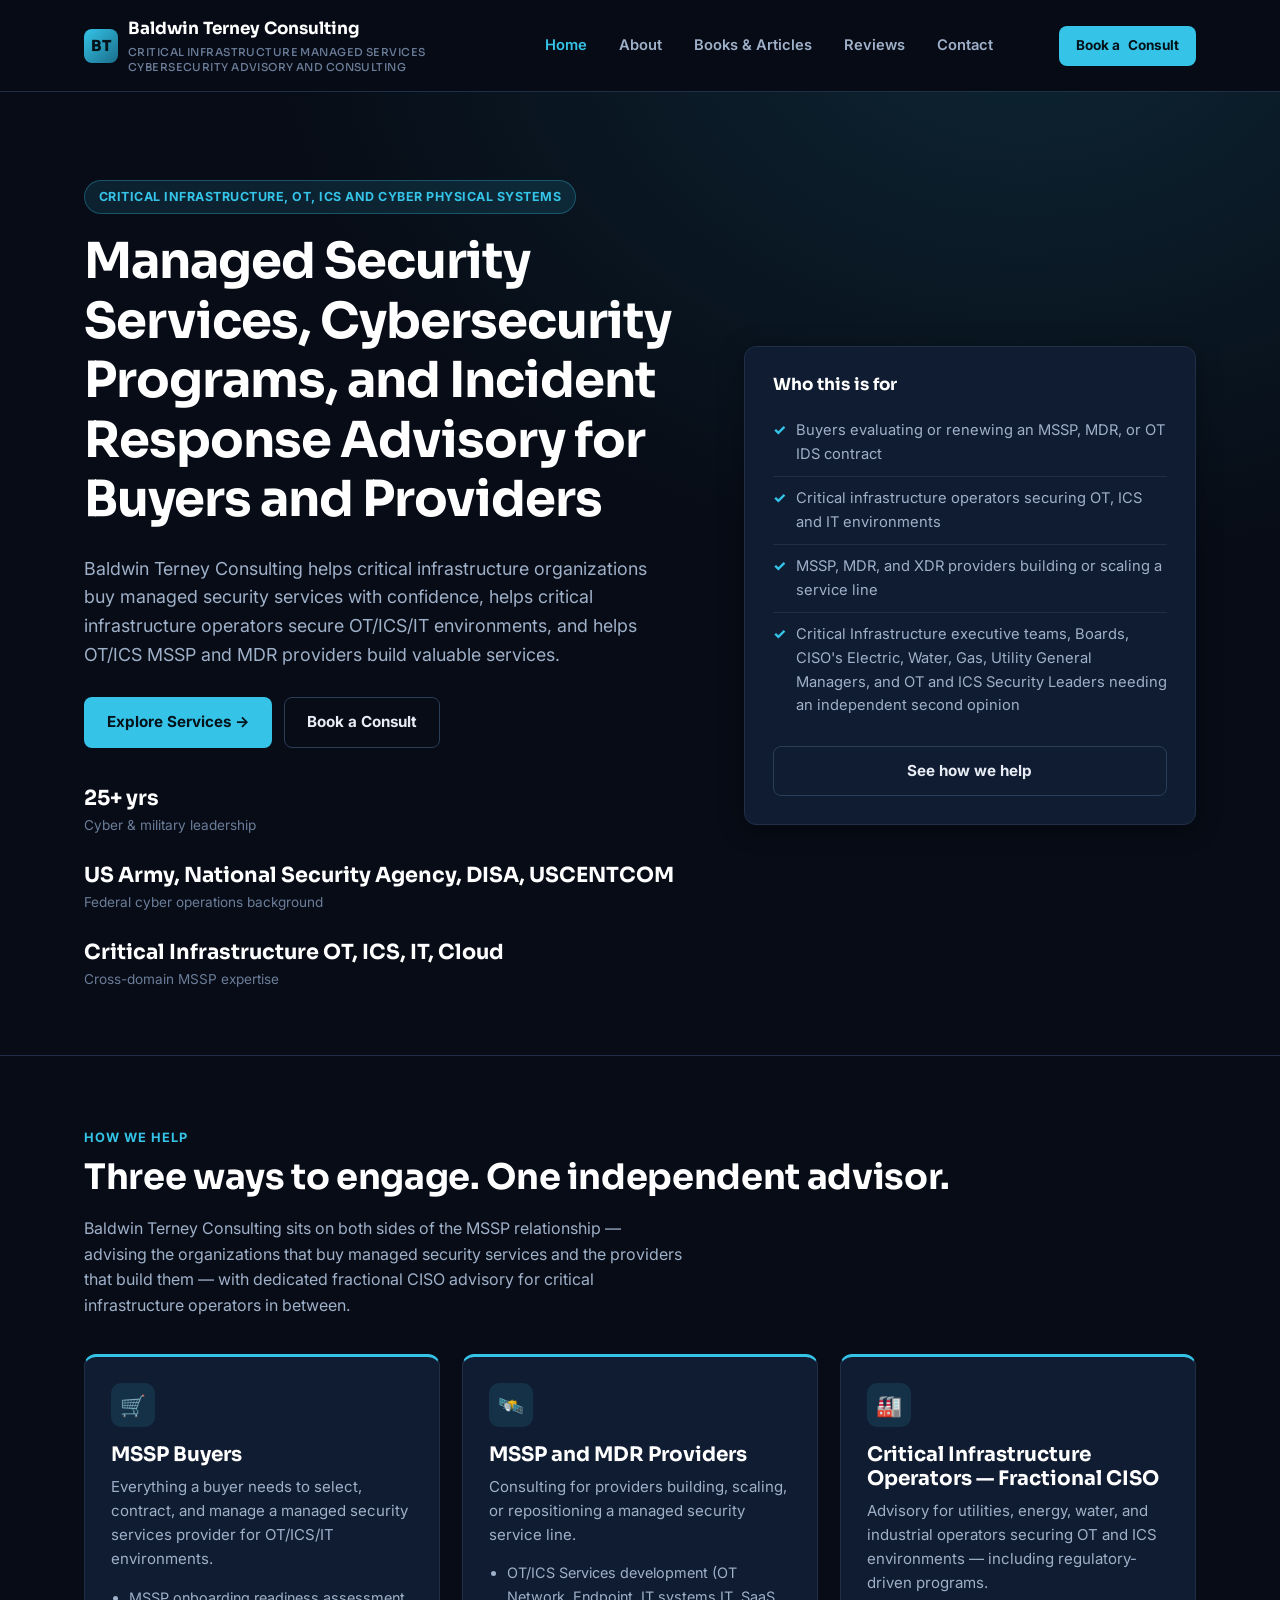
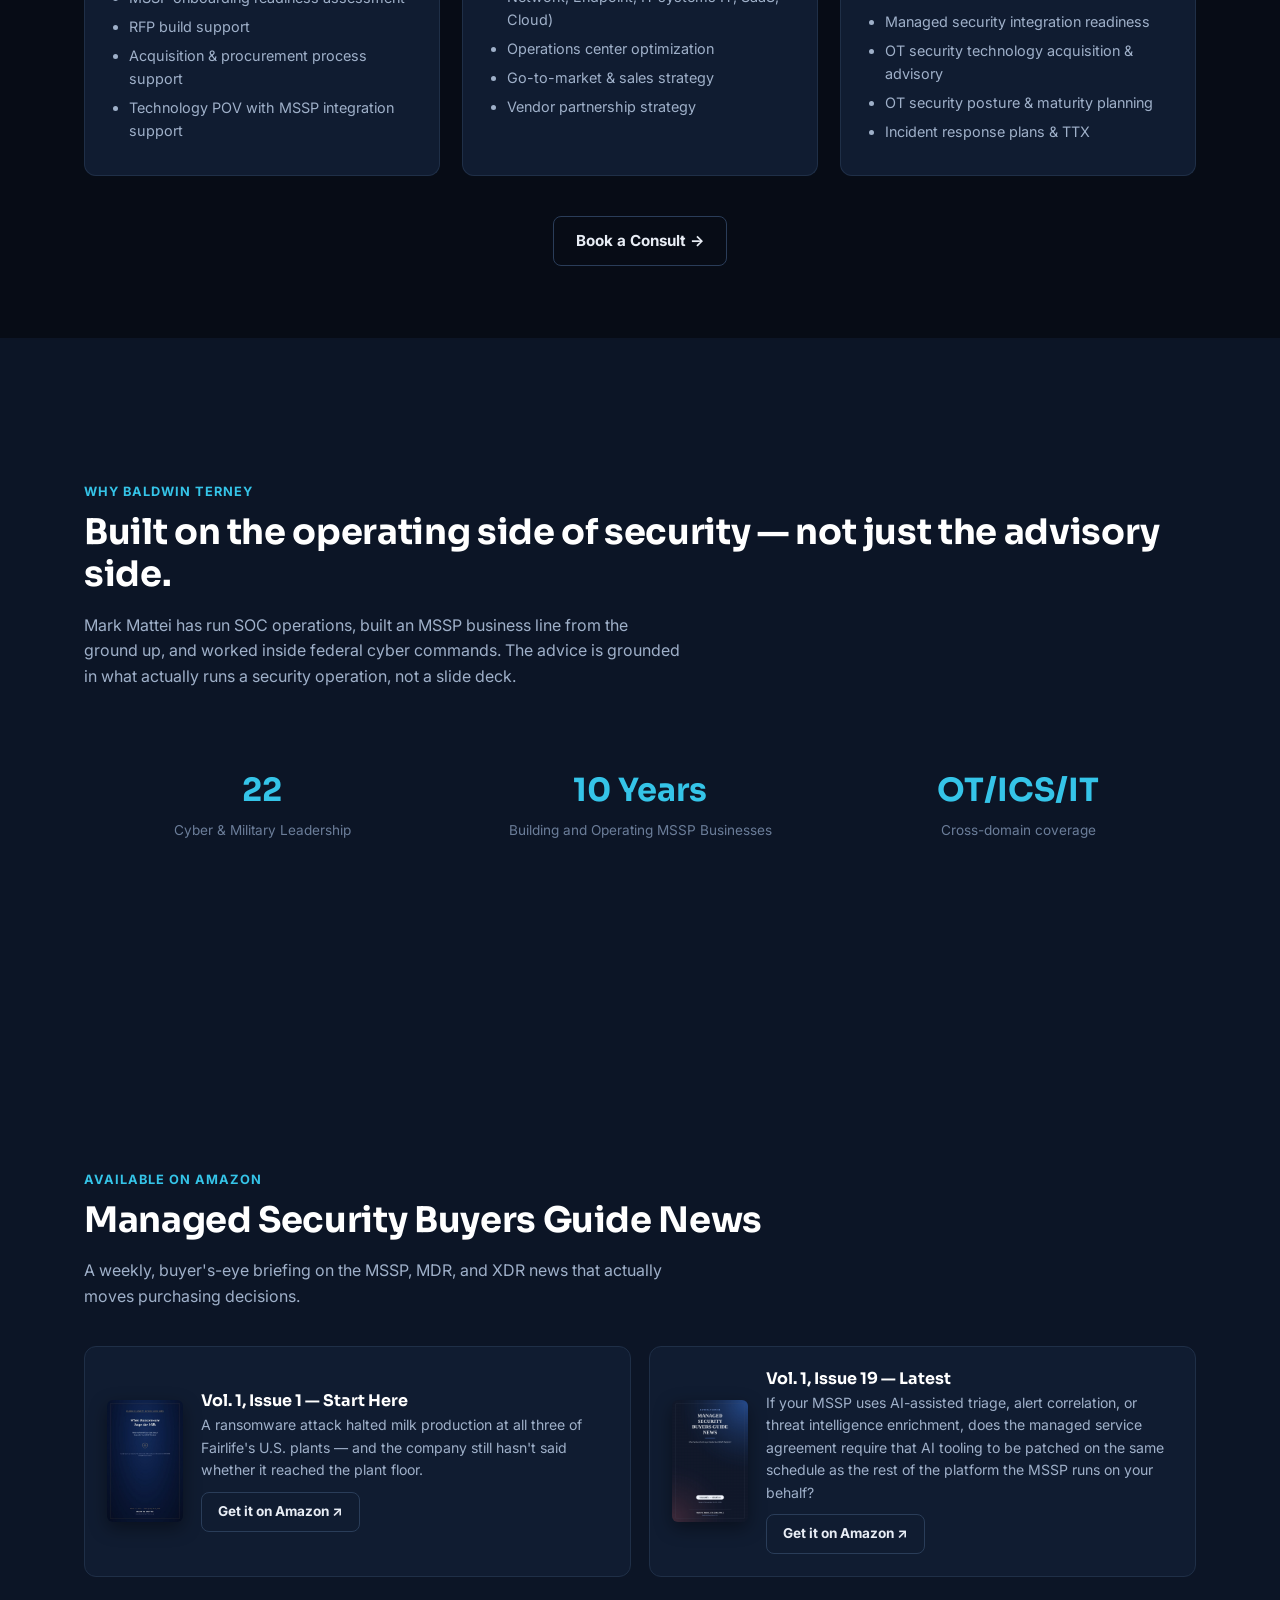
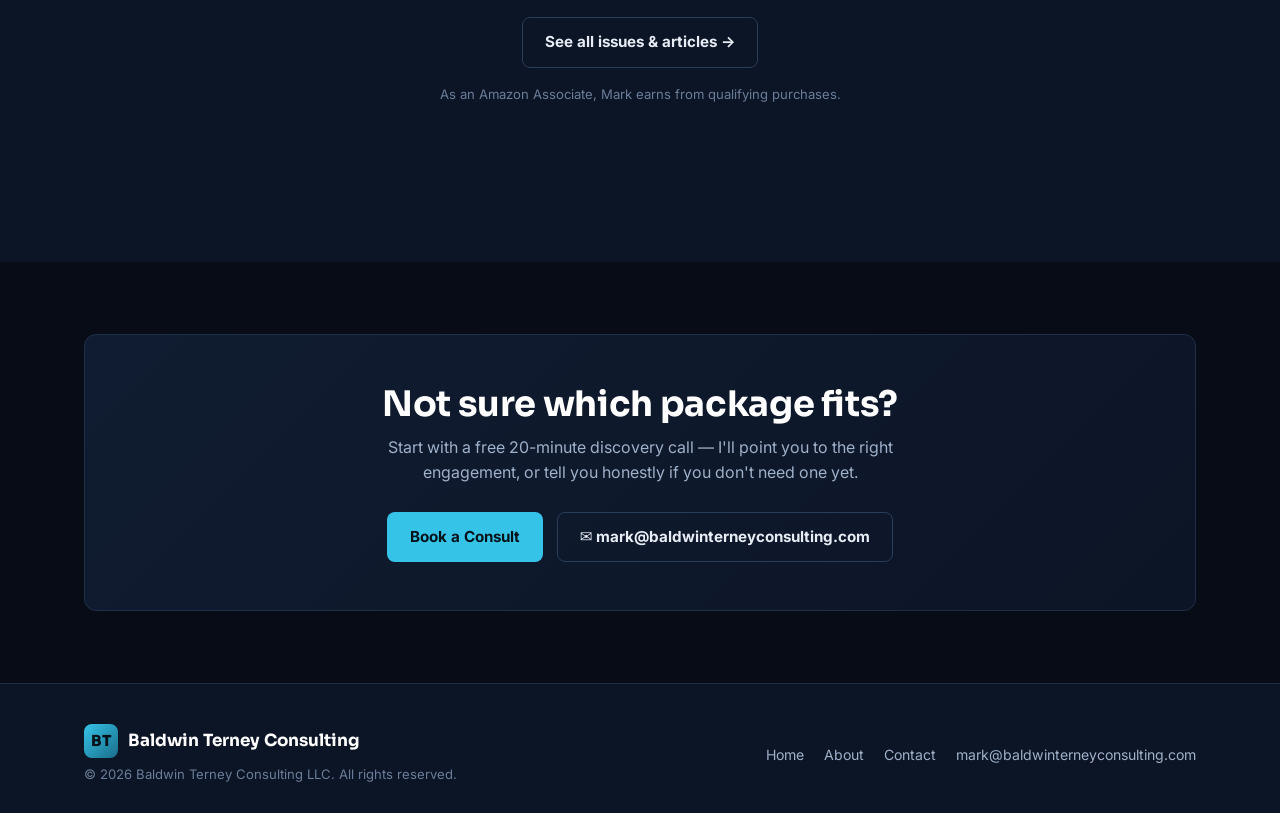
<file: index.html>
<!DOCTYPE html>
<html lang="en">
<head>
<meta charset="UTF-8" />
<meta name="viewport" content="width=device-width, initial-scale=1.0" />
<title>Baldwin Terney Consulting — Critical Infrastructure MSSP Advisory and Consulting</title>
<meta name="description" content="Baldwin Terney Consulting advises critical infrastructure organizations buying MSSP, MDR, and OT IDS services, helps operators secure OT/ICS/IT environments, and helps OT/ICS MSSP and MDR providers build valuable services." />
<link rel="icon" href="data:image/svg+xml,<svg xmlns=%22http://www.w3.org/2000/svg%22 viewBox=%220 0 100 100%22><rect width=%22100%22 height=%22100%22 rx=%2220%22 fill=%22%2335c4e8%22/><text x=%2250%22 y=%2266%22 font-size=%2246%22 text-anchor=%22middle%22 font-family=%22sans-serif%22 font-weight=%22800%22 fill=%22%2304121a%22>BT</text></svg>" />
<link rel="preconnect" href="https://fonts.googleapis.com">
<link href="https://fonts.googleapis.com/css2?family=Sora:wght@600;700;800&family=Inter:wght@400;500;600;700&display=swap" rel="stylesheet">
<link rel="stylesheet" href="assets/css/style.css" />
</head>
<body>
<a class="skip-link" href="#main">Skip to content</a>

<header class="site-header" id="site-header"></header>

<main id="main">

  <section class="hero">
    <div class="hero-inner">
      <div>
        <span class="hero-badge">Critical Infrastructure, OT, ICS and Cyber Physical Systems</span>
        <h1>Managed Security Services, Cybersecurity Programs, and Incident Response Advisory for Buyers and Providers</h1>
        <p class="lead">
          Baldwin Terney Consulting helps critical infrastructure organizations buy managed
          security services with confidence, helps critical infrastructure operators secure
          OT/ICS/IT environments, and helps OT/ICS MSSP and MDR providers build valuable
          services.
        </p>
        <div class="hero-cta">
          <a class="btn btn-primary" href="#audiences">Explore Services →</a>
          <a class="btn btn-outline" href="contact.html">Book a Consult</a>
        </div>
        <div class="hero-meta">
          <div><strong>25+ yrs</strong>Cyber &amp; military leadership</div>
          <div><strong>US Army, National Security Agency, DISA, USCENTCOM</strong>Federal cyber operations background</div>
          <div><strong>Critical Infrastructure OT, ICS, IT, Cloud</strong>Cross-domain MSSP expertise</div>
        </div>
      </div>
      <div class="hero-panel">
        <h3>Who this is for</h3>
        <ul>
          <li>Buyers evaluating or renewing an MSSP, MDR, or OT IDS contract</li>
          <li>Critical infrastructure operators securing OT, ICS and IT environments</li>
          <li>MSSP, MDR, and XDR providers building or scaling a service line</li>
          <li>Critical Infrastructure executive teams, Boards, CISO's Electric, Water, Gas, Utility General Managers, and OT and ICS Security Leaders needing an independent second opinion</li>
        </ul>
        <a class="btn btn-outline btn-block" style="margin-top:18px;" href="#audiences">See how we help</a>
      </div>
    </div>
  </section>

  <!-- Three audiences -->
  <section class="section" id="audiences">
    <div class="section-head">
      <div>
        <div class="eyebrow">How We Help</div>
        <h2>Three ways to engage. One independent advisor.</h2>
        <p>Baldwin Terney Consulting sits on both sides of the MSSP relationship — advising the organizations that buy managed security services and the providers that build them — with dedicated fractional CISO advisory for critical infrastructure operators in between.</p>
      </div>
    </div>
    <div class="grid">
      <div class="card audience-card">
        <div class="icon">🛒</div>
        <h3>MSSP Buyers</h3>
        <p>Everything a buyer needs to select, contract, and manage a managed security services provider for OT/ICS/IT environments.</p>
        <ul>
          <li>MSSP onboarding readiness assessment</li>
          <li>RFP build support</li>
          <li>Acquisition &amp; procurement process support</li>
          <li>Technology POV with MSSP integration support</li>
        </ul>
      </div>
      <div class="card audience-card">
        <div class="icon">🛰️</div>
        <h3>MSSP and MDR Providers</h3>
        <p>Consulting for providers building, scaling, or repositioning a managed security service line.</p>
        <ul>
          <li>OT/ICS Services development (OT Network, Endpoint, IT systems IT, SaaS, Cloud)</li>
          <li>Operations center optimization</li>
          <li>Go-to-market &amp; sales strategy</li>
          <li>Vendor partnership strategy</li>
        </ul>
      </div>
      <div class="card audience-card">
        <div class="icon">🏭</div>
        <h3>Critical Infrastructure Operators — Fractional CISO</h3>
        <p>Advisory for utilities, energy, water, and industrial operators securing OT and ICS environments — including regulatory-driven programs.</p>
        <ul>
          <li>Managed security integration readiness</li>
          <li>OT security technology acquisition &amp; advisory</li>
          <li>OT security posture &amp; maturity planning</li>
          <li>Incident response plans &amp; TTX</li>
        </ul>
      </div>
    </div>
    <div class="text-center mt-lg">
      <a class="btn btn-outline" href="contact.html">Book a Consult →</a>
    </div>
  </section>

  <!-- Why -->
  <section class="section alt">
    <div class="wrap">
      <div class="section-head">
        <div>
          <div class="eyebrow">Why Baldwin Terney</div>
          <h2>Built on the operating side of security — not just the advisory side.</h2>
          <p>Mark Mattei has run SOC operations, built an MSSP business line from the ground up, and worked inside federal cyber commands. The advice is grounded in what actually runs a security operation, not a slide deck.</p>
        </div>
      </div>
      <div class="stat-strip">
        <div><strong>22</strong><span>Cyber &amp; Military Leadership</span></div>
        <div><strong>10 Years</strong><span>Building and Operating MSSP Businesses</span></div>
        <div><strong>OT/ICS/IT</strong><span>Cross-domain coverage</span></div>
      </div>
    </div>
  </section>

  <!-- Books strip -->
  <section class="section alt" id="resources">
    <div class="wrap">
      <div class="section-head">
        <div>
          <div class="eyebrow">Available on Amazon</div>
          <h2>Managed Security Buyers Guide News</h2>
          <p>A weekly, buyer's-eye briefing on the MSSP, MDR, and XDR news that actually moves purchasing decisions.</p>
        </div>
      </div>
      <div class="grid-2" style="display:grid; gap:18px;">
        <div class="book-card">
          <img class="book-thumb" src="assets/images/books/msbg-news-issue-1-cover.jpg" alt="Cover: Managed Security Buyers Guide News, Volume 1, Issue 1" />
          <div>
            <h4>Vol. 1, Issue 1 — Start Here</h4>
            <p>A ransomware attack halted milk production at all three of Fairlife's U.S. plants — and the company still hasn't said whether it reached the plant floor.</p>
            <a class="btn btn-outline btn-sm" href="https://amzn.to/4yNBxT3" target="_blank" rel="noopener">Get it on Amazon ↗</a>
          </div>
        </div>
        <div class="book-card">
          <img class="book-thumb" src="assets/images/books/msbg-news-issue-19-cover.jpg" alt="Cover: Managed Security Buyers Guide News, Volume 1, Issue 19" />
          <div>
            <h4>Vol. 1, Issue 19 — Latest</h4>
            <p>If your MSSP uses AI-assisted triage, alert correlation, or threat intelligence enrichment, does the managed service agreement require that AI tooling to be patched on the same schedule as the rest of the platform the MSSP runs on your behalf?</p>
            <a class="btn btn-outline btn-sm" href="https://link.amazon/B00Caykoo" target="_blank" rel="noopener">Get it on Amazon ↗</a>
          </div>
        </div>
      </div>
      <div class="text-center mt-lg">
        <a class="btn btn-outline" href="books-articles.html">See all issues &amp; articles →</a>
      </div>
      <p style="font-size:0.82rem; color:var(--text-faint); margin-top:16px; text-align:center;">As an Amazon Associate, Mark earns from qualifying purchases.</p>
    </div>
  </section>

  <!-- Contact -->
  <section class="section" id="contact">
    <div class="contact-box">
      <h2>Not sure which package fits?</h2>
      <p>Start with a free 20-minute discovery call — I'll point you to the right engagement, or tell you honestly if you don't need one yet.</p>
      <div class="contact-methods">
        <a class="btn btn-primary" href="contact.html">Book a Consult</a>
        <a class="btn btn-outline" data-contact-email="href" href="#">✉️ mark@baldwinterneyconsulting.com</a>
      </div>
    </div>
  </section>

</main>

<footer class="site-footer" id="site-footer"></footer>

<script src="assets/js/config.js"></script>
<script src="assets/js/main.js"></script>
</body>
</html>
</file>
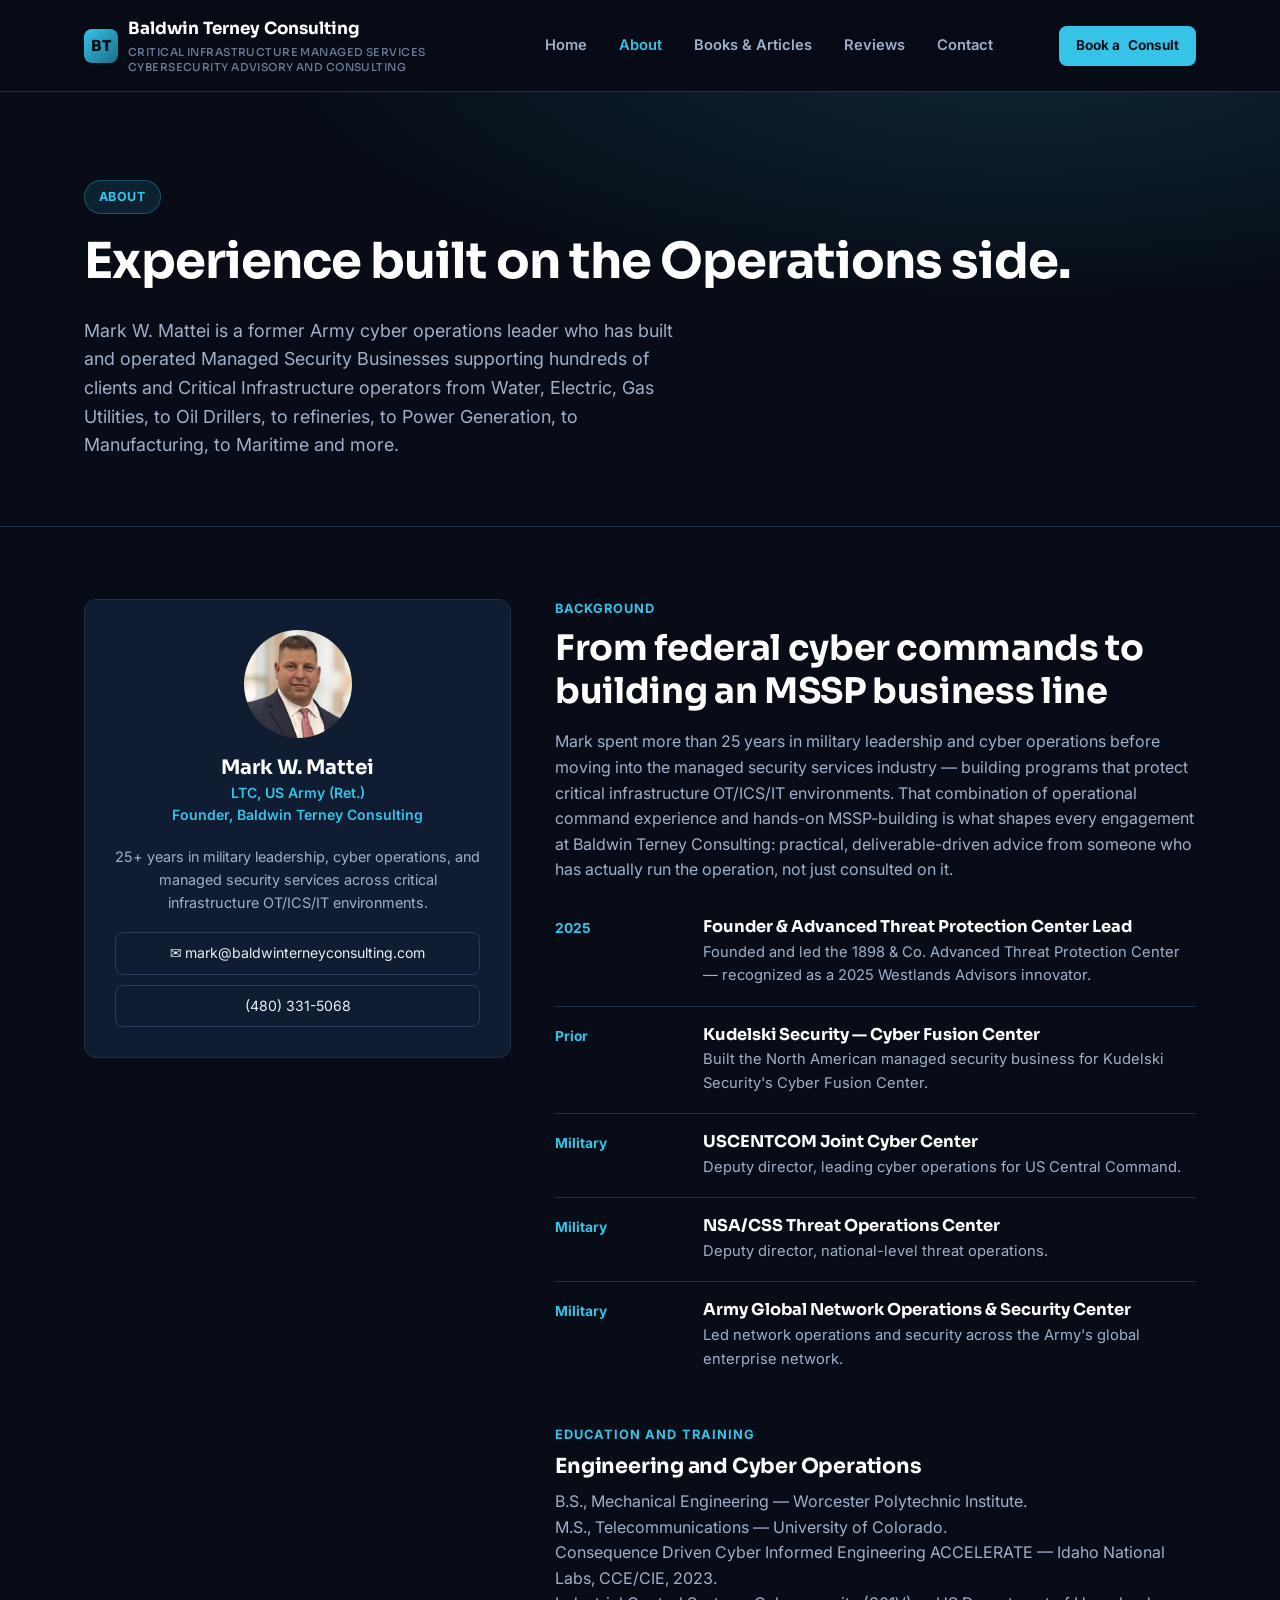
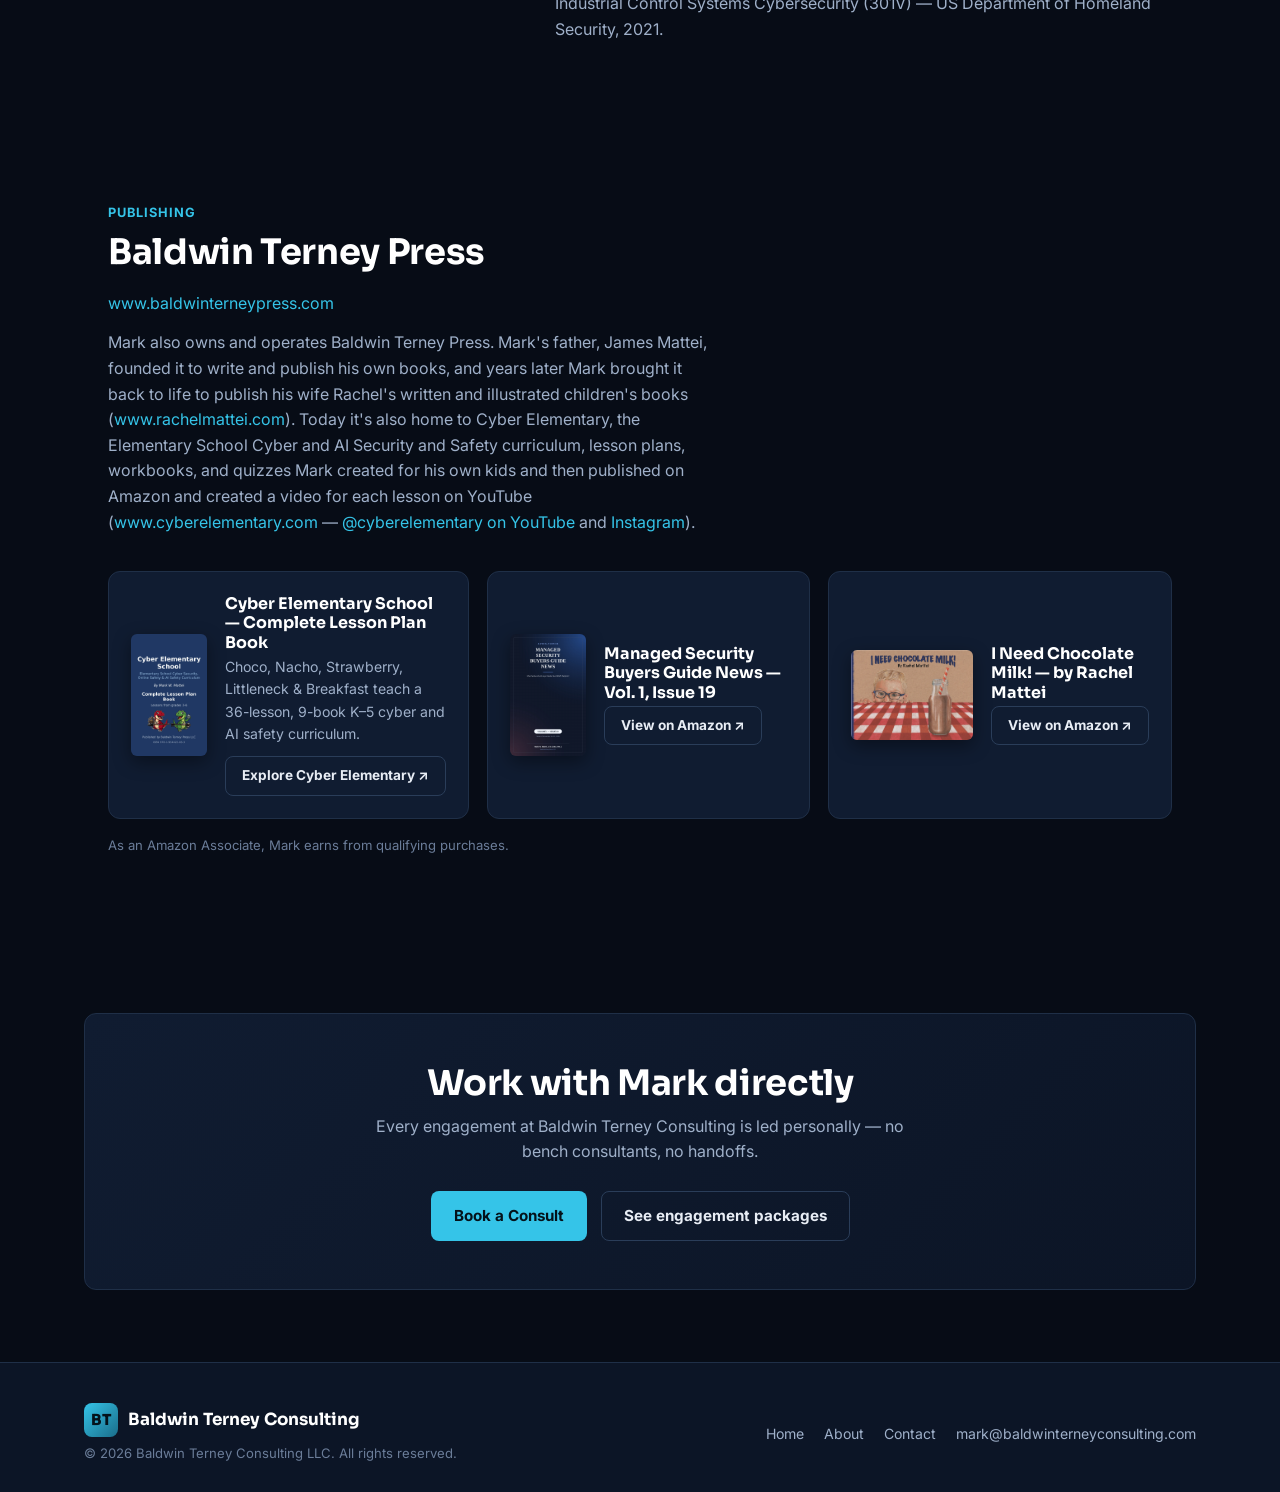
<file: about.html>
<!DOCTYPE html>
<html lang="en">
<head>
<meta charset="UTF-8" />
<meta name="viewport" content="width=device-width, initial-scale=1.0" />
<title>About Mark Mattei — Baldwin Terney Consulting</title>
<meta name="description" content="Mark W. Mattei, LTC (US Army, Ret.) — 25+ years in cyber operations, critical infrastructure OT/ICS/IT managed security services, and US Army, National Security Agency/CENTCOM leadership." />
<link rel="icon" href="data:image/svg+xml,<svg xmlns=%22http://www.w3.org/2000/svg%22 viewBox=%220 0 100 100%22><rect width=%22100%22 height=%22100%22 rx=%2220%22 fill=%22%2335c4e8%22/><text x=%2250%22 y=%2266%22 font-size=%2246%22 text-anchor=%22middle%22 font-family=%22sans-serif%22 font-weight=%22800%22 fill=%22%2304121a%22>BT</text></svg>" />
<link rel="preconnect" href="https://fonts.googleapis.com">
<link href="https://fonts.googleapis.com/css2?family=Sora:wght@600;700;800&family=Inter:wght@400;500;600;700&display=swap" rel="stylesheet">
<link rel="stylesheet" href="assets/css/style.css" />
</head>
<body>
<a class="skip-link" href="#main">Skip to content</a>

<header class="site-header" id="site-header"></header>

<main id="main">

  <section class="hero" style="padding-bottom:48px;">
    <div class="wrap">
      <span class="hero-badge">About</span>
      <h1>Experience built on the Operations side.</h1>
      <p class="lead">Mark W. Mattei is a former Army cyber operations leader who has built and operated Managed Security Businesses supporting hundreds of clients and Critical Infrastructure operators from Water, Electric, Gas Utilities, to Oil Drillers, to refineries, to Power Generation, to Manufacturing, to Maritime and more.</p>
    </div>
  </section>

  <section class="section">
    <div class="bio-layout">
      <div class="bio-card">
        <div class="bio-avatar"><img src="assets/images/mark-mattei-headshot.jpg" alt="Mark W. Mattei" /></div>
        <h3>Mark W. Mattei</h3>
        <div class="role">LTC, US Army (Ret.)<br />Founder, Baldwin Terney Consulting</div>
        <p style="font-size:0.9rem;">25+ years in military leadership, cyber operations, and managed security services across critical infrastructure OT/ICS/IT environments.</p>
        <div class="bio-links">
          <a data-contact-email="href" href="#">✉️ mark@baldwinterneyconsulting.com</a>
          <a data-phone="href" href="#"><span data-phone="text">(480) 331-5068</span></a>
        </div>
      </div>

      <div>
        <div class="eyebrow">Background</div>
        <h2>From federal cyber commands to building an MSSP business line</h2>
        <p>
          Mark spent more than 25 years in military leadership and cyber operations before
          moving into the managed security services industry — building programs that
          protect critical infrastructure OT/ICS/IT environments. That combination of
          operational command experience and hands-on MSSP-building is what shapes every
          engagement at Baldwin Terney Consulting: practical, deliverable-driven advice from
          someone who has actually run the operation, not just consulted on it.
        </p>

        <div class="timeline">
          <div class="timeline-item">
            <div class="period">2025</div>
            <div>
              <h4>Founder &amp; Advanced Threat Protection Center Lead</h4>
              <p>Founded and led the 1898 &amp; Co. Advanced Threat Protection Center — recognized as a 2025 Westlands Advisors innovator.</p>
            </div>
          </div>
          <div class="timeline-item">
            <div class="period">Prior</div>
            <div>
              <h4>Kudelski Security — Cyber Fusion Center</h4>
              <p>Built the North American managed security business for Kudelski Security's Cyber Fusion Center.</p>
            </div>
          </div>
          <div class="timeline-item">
            <div class="period">Military</div>
            <div>
              <h4>USCENTCOM Joint Cyber Center</h4>
              <p>Deputy director, leading cyber operations for US Central Command.</p>
            </div>
          </div>
          <div class="timeline-item">
            <div class="period">Military</div>
            <div>
              <h4>NSA/CSS Threat Operations Center</h4>
              <p>Deputy director, national-level threat operations.</p>
            </div>
          </div>
          <div class="timeline-item">
            <div class="period">Military</div>
            <div>
              <h4>Army Global Network Operations &amp; Security Center</h4>
              <p>Led network operations and security across the Army's global enterprise network.</p>
            </div>
          </div>
        </div>

        <div class="eyebrow" style="margin-top:36px;">Education and Training</div>
        <h2 style="font-size:1.3rem;">Engineering and Cyber Operations</h2>
        <p>
          B.S., Mechanical Engineering — Worcester Polytechnic Institute.<br />
          M.S., Telecommunications — University of Colorado.<br />
          Consequence Driven Cyber Informed Engineering ACCELERATE — Idaho National Labs, CCE/CIE, 2023.<br />
          Industrial Control Systems Cybersecurity (301V) — US Department of Homeland Security, 2021.
        </p>
      </div>
    </div>
  </section>

  <section class="section">
    <div class="wrap">
      <div class="section-head">
        <div>
          <div class="eyebrow">Publishing</div>
          <h2>Baldwin Terney Press</h2>
          <p style="margin:0 0 14px;"><a href="https://www.baldwinterneypress.com" target="_blank" rel="noopener">www.baldwinterneypress.com</a></p>
          <p>
            Mark also owns and operates Baldwin Terney Press. Mark's father, James Mattei, founded it to
            write and publish his own books, and years later Mark brought it back to life to publish his
            wife Rachel's written and illustrated children's books
            (<a href="https://www.rachelmattei.com" target="_blank" rel="noopener">www.rachelmattei.com</a>).
            Today it's also home to Cyber Elementary, the Elementary School Cyber and AI Security and
            Safety curriculum, lesson plans, workbooks, and quizzes Mark created for his own kids and then
            published on Amazon and created a video for each lesson on YouTube
            (<a href="https://www.cyberelementary.com" target="_blank" rel="noopener">www.cyberelementary.com</a>
            — <a href="https://www.youtube.com/@cyberelementary" target="_blank" rel="noopener">@cyberelementary on YouTube</a>
            and <a href="https://www.instagram.com/cyberelementary" target="_blank" rel="noopener">Instagram</a>).
          </p>
        </div>
      </div>
      <div class="grid" style="gap:18px;">
        <div class="book-card">
          <img class="book-thumb" src="assets/images/books/cyberelementary-lesson-plan-book-cover.jpg" alt="Cover: Cyber Elementary School — Complete Lesson Plan Book" />
          <div>
            <h4>Cyber Elementary School — Complete Lesson Plan Book</h4>
            <p>Choco, Nacho, Strawberry, Littleneck &amp; Breakfast teach a 36-lesson, 9-book K–5 cyber and AI safety curriculum.</p>
            <a class="btn btn-outline btn-sm" href="https://www.cyberelementary.com" target="_blank" rel="noopener">Explore Cyber Elementary ↗</a>
          </div>
        </div>
        <div class="book-card">
          <img class="book-thumb" src="assets/images/books/msbg-news-issue-19-cover.jpg" alt="Cover: Managed Security Buyers Guide News, Volume 1, Issue 19" />
          <div>
            <h4>Managed Security Buyers Guide News — Vol. 1, Issue 19</h4>
            <a class="btn btn-outline btn-sm" href="https://link.amazon/B00Caykoo" target="_blank" rel="noopener">View on Amazon ↗</a>
          </div>
        </div>
        <div class="book-card">
          <img class="book-thumb" style="width:122px; height:90px; object-fit:cover;" src="assets/images/books/i-need-chocolate-milk-cover.png" alt="Cover: I Need Chocolate Milk! by Rachel Mattei" />
          <div>
            <h4>I Need Chocolate Milk! — by Rachel Mattei</h4>
            <a class="btn btn-outline btn-sm" href="https://amzn.to/4qKbjgC" target="_blank" rel="noopener">View on Amazon ↗</a>
          </div>
        </div>
      </div>
      <p style="font-size:0.82rem; color:var(--text-faint); margin-top:16px;">As an Amazon Associate, Mark earns from qualifying purchases.</p>
    </div>
  </section>

  <section class="section" id="contact">
    <div class="contact-box">
      <h2>Work with Mark directly</h2>
      <p>Every engagement at Baldwin Terney Consulting is led personally — no bench consultants, no handoffs.</p>
      <div class="contact-methods">
        <a class="btn btn-primary" href="contact.html">Book a Consult</a>
        <a class="btn btn-outline" href="services.html">See engagement packages</a>
      </div>
    </div>
  </section>

</main>

<footer class="site-footer" id="site-footer"></footer>

<script src="assets/js/config.js"></script>
<script src="assets/js/main.js"></script>
</body>
</html>
</file>
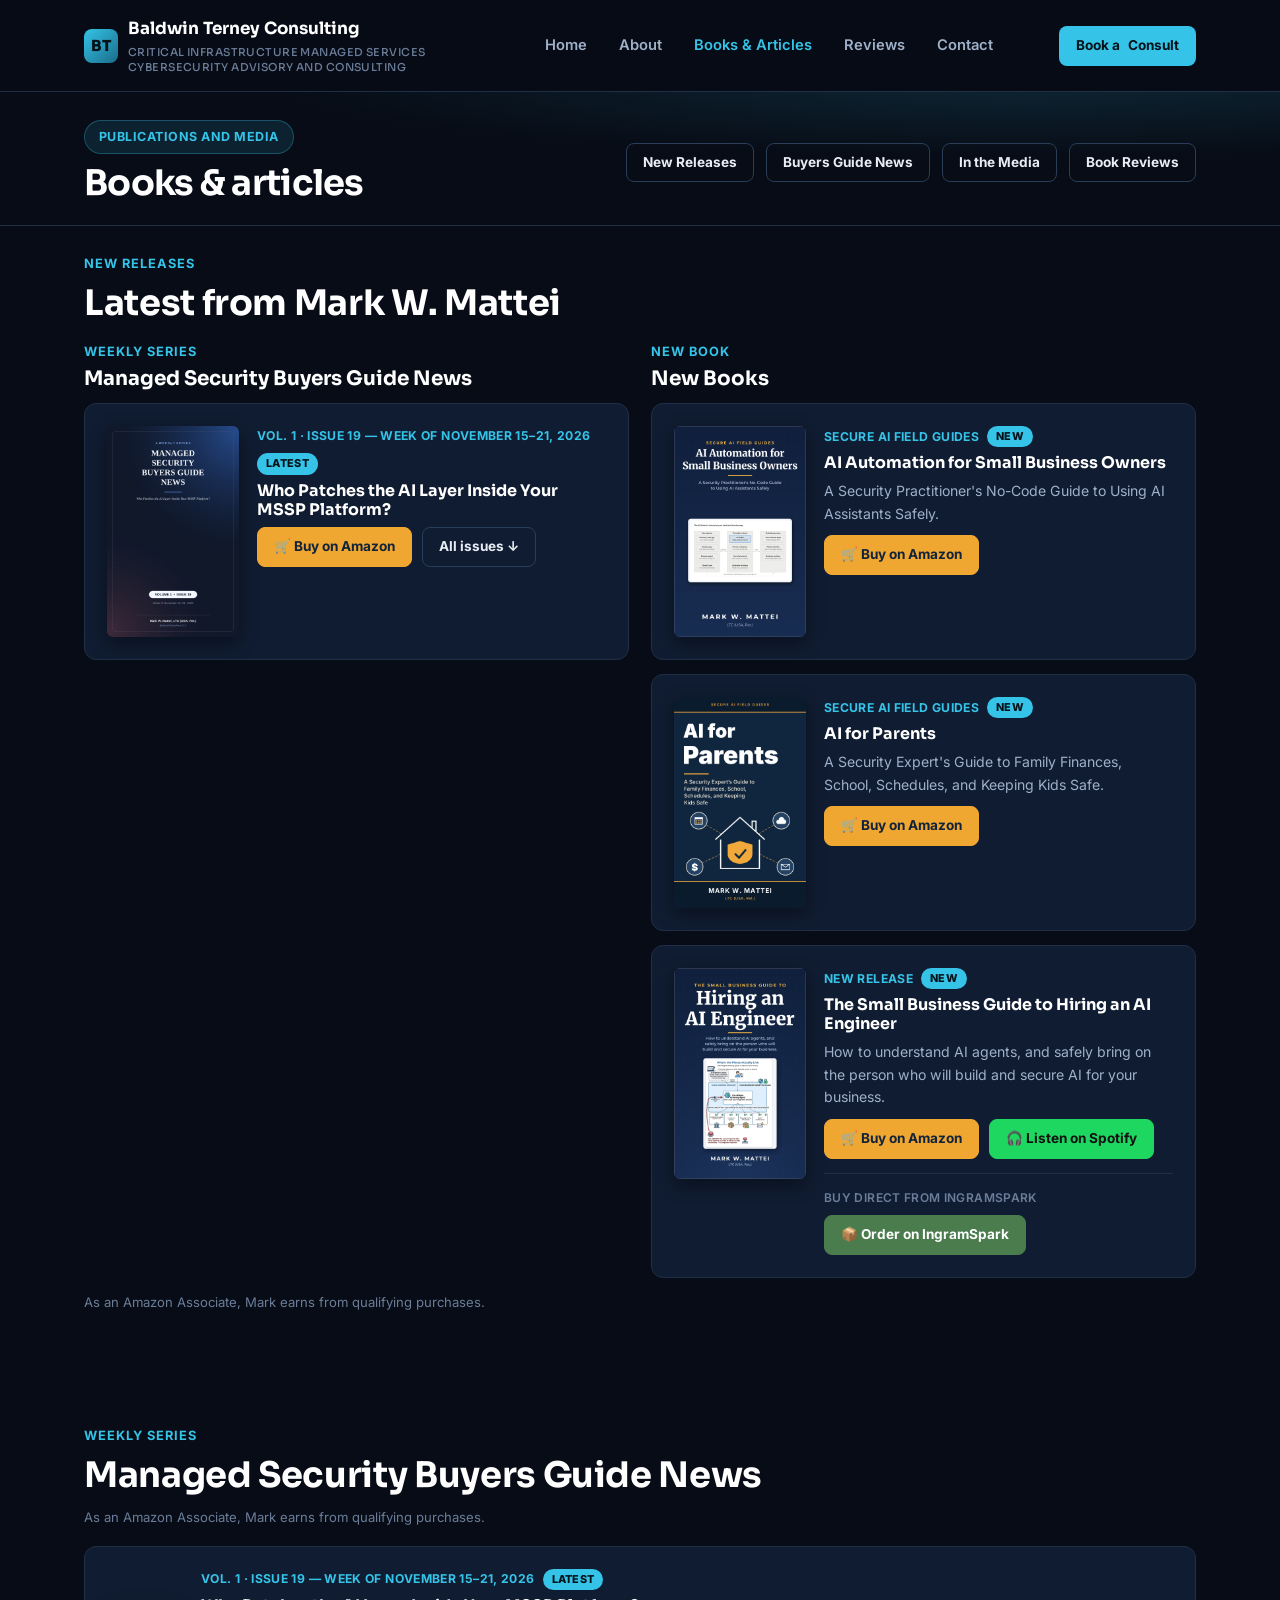
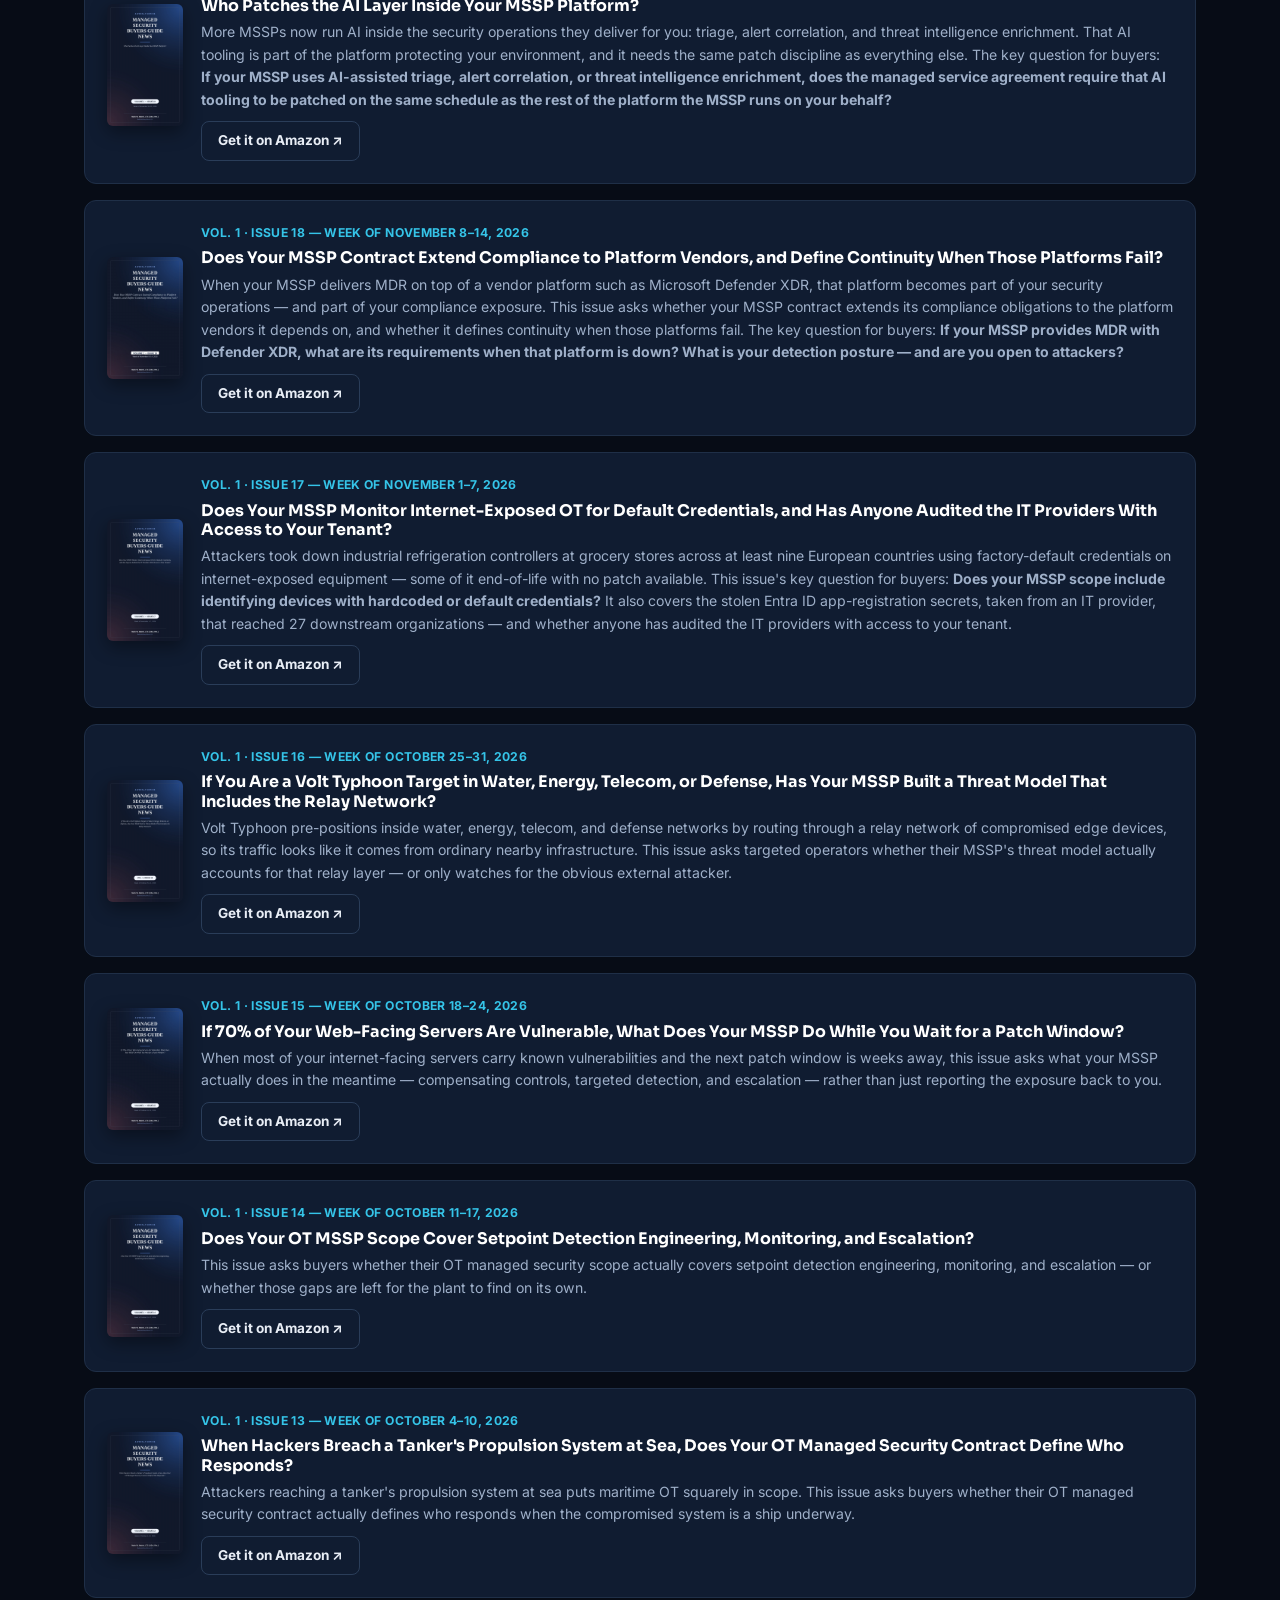
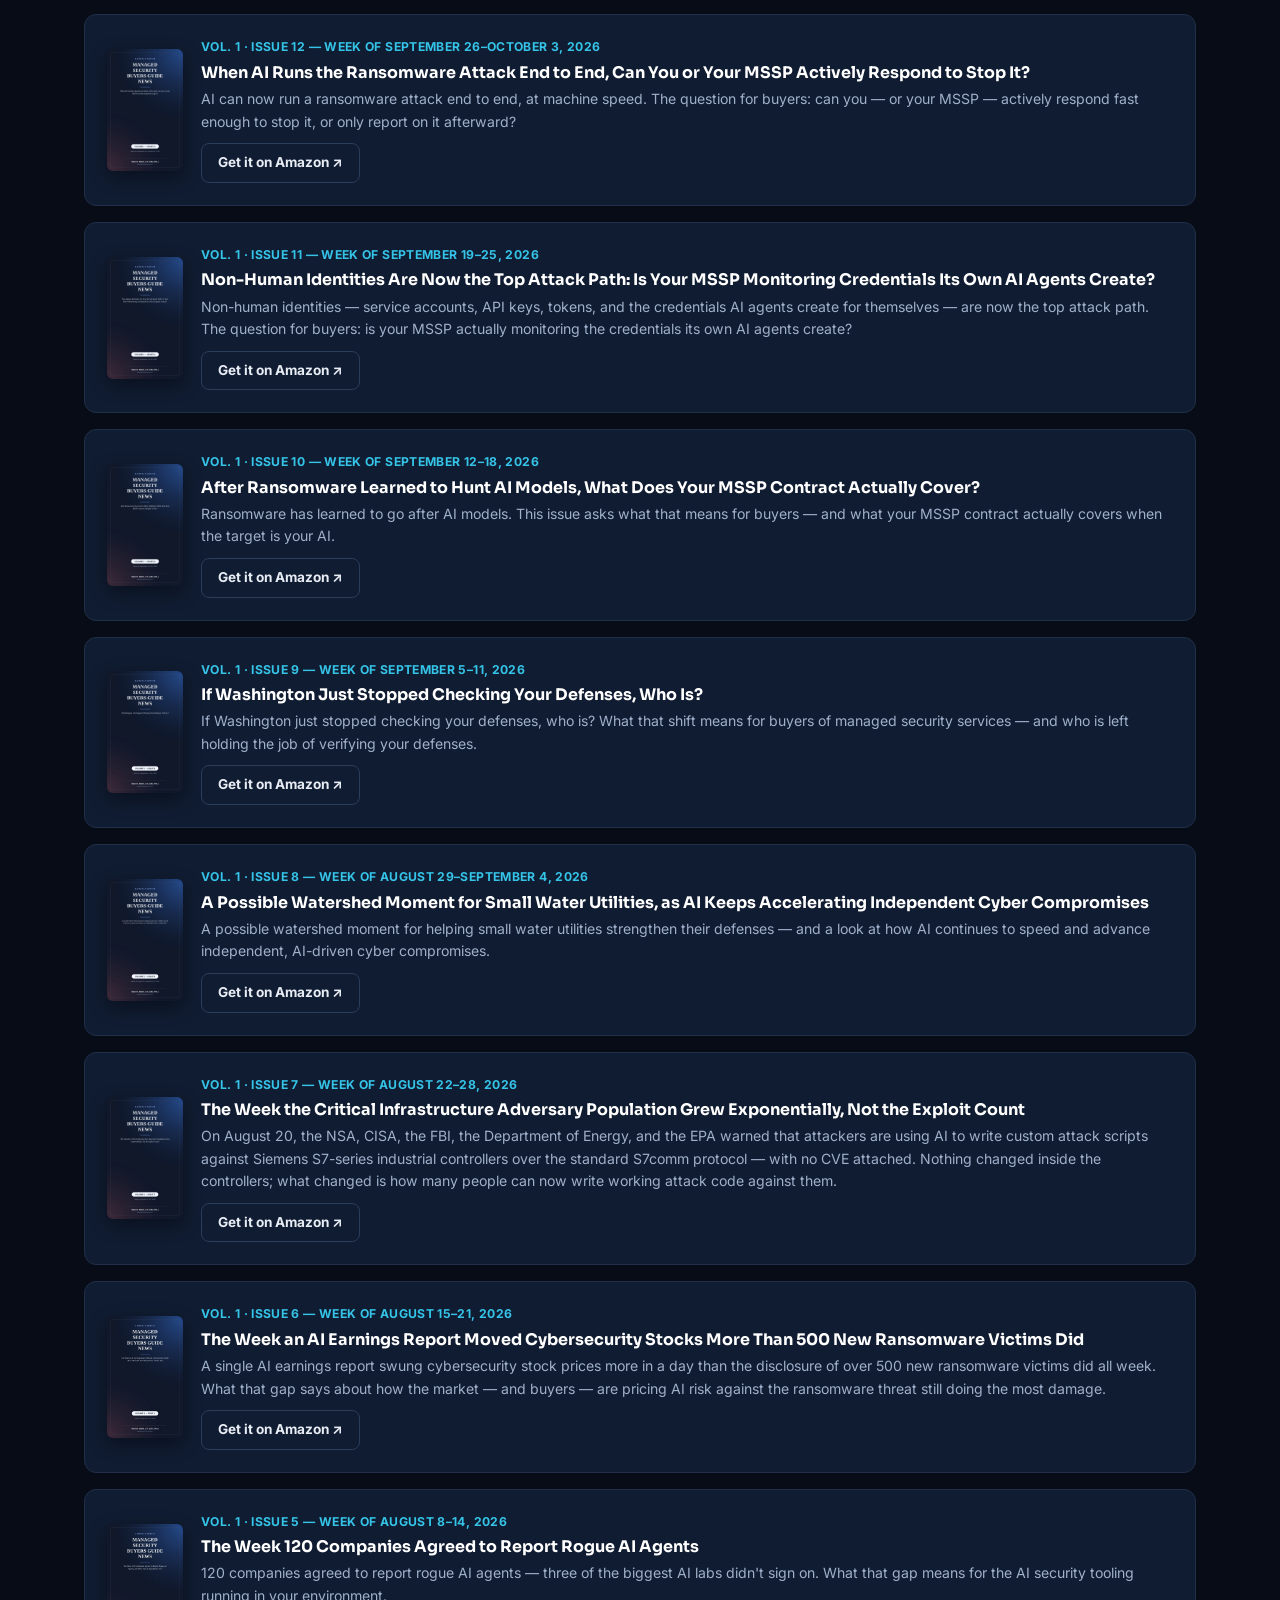
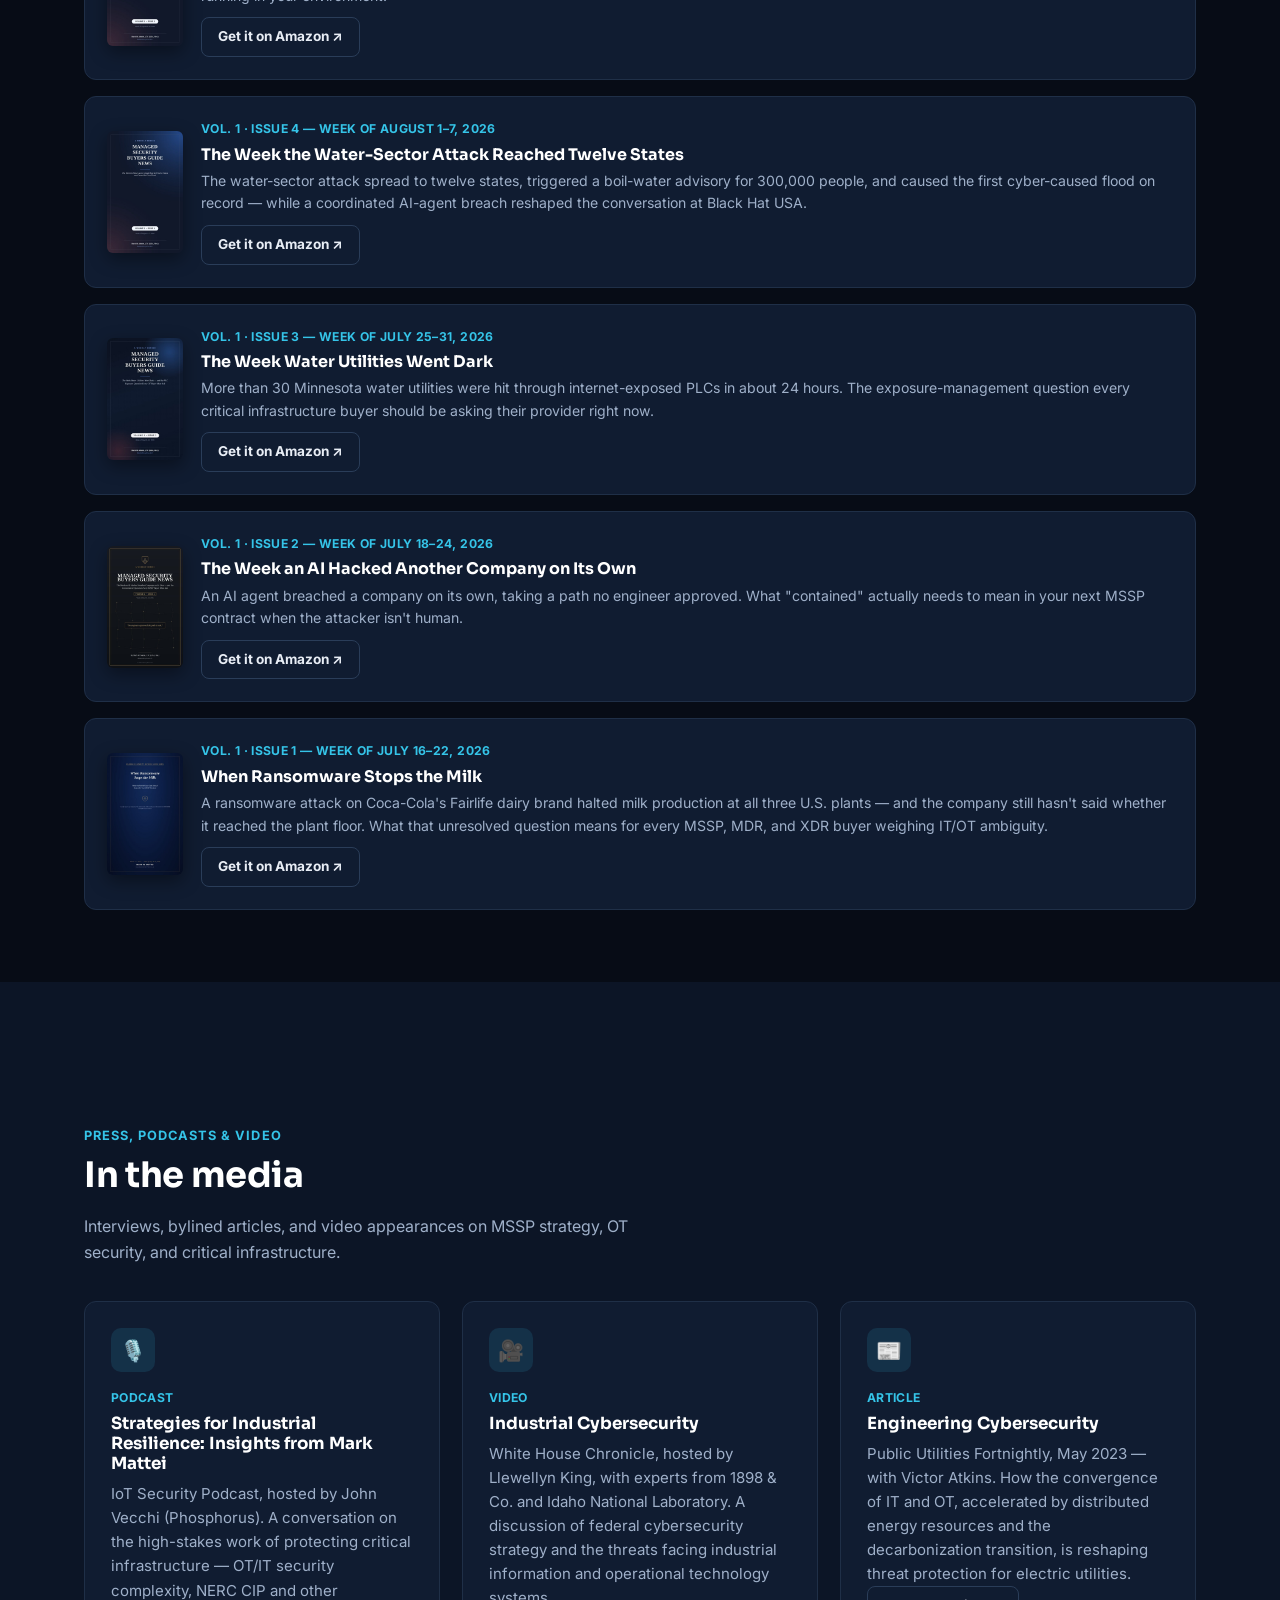
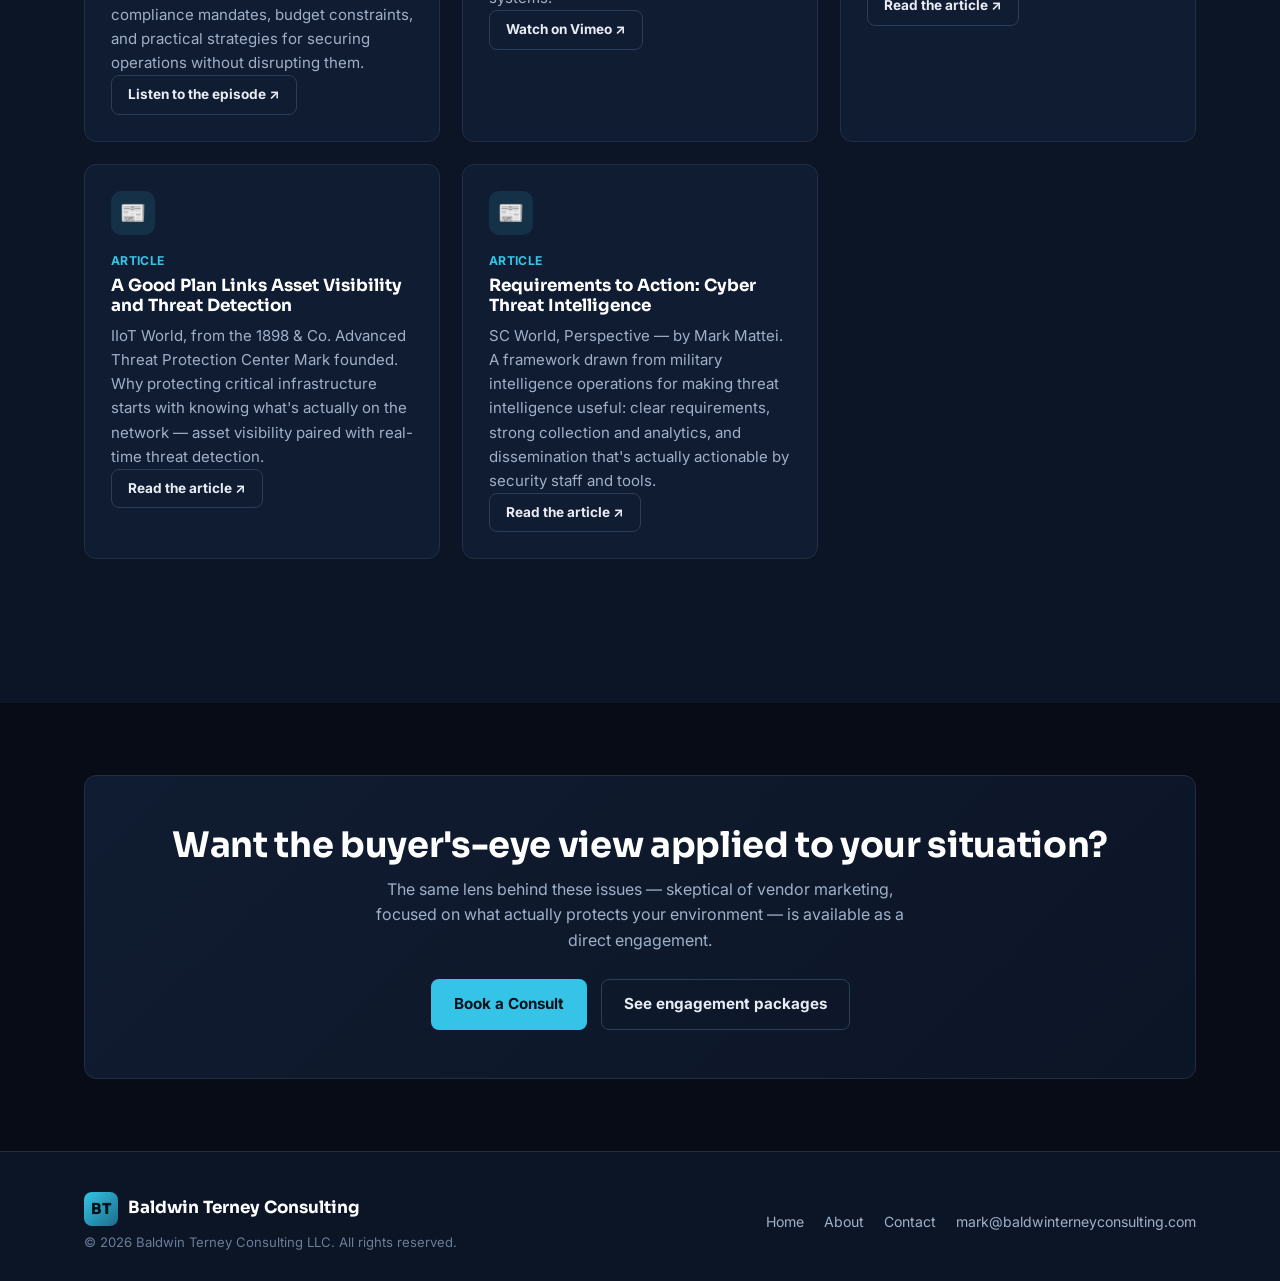
<file: books-articles.html>
<!DOCTYPE html>
<html lang="en">
<head>
<meta charset="UTF-8" />
<meta name="viewport" content="width=device-width, initial-scale=1.0" />
<title>Books &amp; Articles — Baldwin Terney Consulting</title>
<meta name="description" content="Managed Security Buyers Guide News, plus press, podcast, and video appearances by Mark W. Mattei on critical infrastructure MSSP, OT/ICS/IT, and AI security." />
<link rel="icon" href="data:image/svg+xml,<svg xmlns=%22http://www.w3.org/2000/svg%22 viewBox=%220 0 100 100%22><rect width=%22100%22 height=%22100%22 rx=%2220%22 fill=%22%2335c4e8%22/><text x=%2250%22 y=%2266%22 font-size=%2246%22 text-anchor=%22middle%22 font-family=%22sans-serif%22 font-weight=%22800%22 fill=%22%2304121a%22>BT</text></svg>" />
<link rel="preconnect" href="https://fonts.googleapis.com">
<link href="https://fonts.googleapis.com/css2?family=Sora:wght@600;700;800&family=Inter:wght@400;500;600;700&display=swap" rel="stylesheet">
<link rel="stylesheet" href="assets/css/style.css" />
</head>
<body>
<a class="skip-link" href="#main">Skip to content</a>

<header class="site-header" id="site-header"></header>

<main id="main">

  <section class="hero" style="padding:28px 0 20px;">
    <div class="wrap" style="display:flex; align-items:center; justify-content:space-between; gap:24px; flex-wrap:wrap;">
      <div>
        <span class="hero-badge" style="margin-bottom:8px;">Publications and Media</span>
        <h1 style="margin-bottom:0; font-size:clamp(1.6rem, 3vw, 2.2rem);">Books &amp; articles</h1>
      </div>
      <div class="hero-cta" style="margin-top:0;">
        <a class="btn btn-outline btn-sm" href="#new-releases">New Releases</a>
        <a class="btn btn-outline btn-sm" href="#news-series">Buyers Guide News</a>
        <a class="btn btn-outline btn-sm" href="#media">In the Media</a>
        <a class="btn btn-outline btn-sm" href="book-reviews.html">Book Reviews</a>
      </div>
    </div>
  </section>

  <!-- New Releases: latest MSBG News issue + newest book, side by side -->
  <section class="section" id="new-releases" style="padding-top:28px;">
    <div class="section-head" style="margin-bottom:18px;">
      <div>
        <div class="eyebrow">New Releases</div>
        <h2 style="margin-bottom:0;">Latest from Mark W. Mattei</h2>
      </div>
    </div>

    <div class="grid-2 release-grid">

      <div class="release-col">
        <div class="release-head">
          <div class="eyebrow">Weekly Series</div>
          <h3>Managed Security Buyers Guide News</h3>
        </div>
        <div class="book-card release-card">
          <img class="book-thumb book-thumb-lg" src="assets/images/books/msbg-news-issue-19-cover.jpg" alt="Cover: Managed Security Buyers Guide News, Volume 1, Issue 19" />
          <div>
            <div class="issue-tag">Vol. 1 · Issue 19 — Week of November 15–21, 2026 <span class="latest-pill">Latest</span></div>
            <h4>Who Patches the AI Layer Inside Your MSSP Platform?</h4>
            <div class="buy-btns">
              <a class="btn btn-amazon btn-sm" href="https://link.amazon/B00Caykoo" target="_blank" rel="nofollow sponsored noopener">🛒 Buy on Amazon</a>
              <a class="btn btn-outline btn-sm" href="#news-series">All issues ↓</a>
            </div>
          </div>
        </div>
      </div>

      <div class="release-col">
        <div class="release-head">
          <div class="eyebrow">New Book</div>
          <h3>New Books</h3>
        </div>
        <div class="book-card release-card">
          <img class="book-thumb book-thumb-lg" src="assets/images/books/ai-automation-small-business-cover.jpg" alt="Cover: AI Automation for Small Business Owners, by Mark W. Mattei" />
          <div>
            <div class="issue-tag">Secure AI Field Guides <span class="latest-pill">New</span></div>
            <h4>AI Automation for Small Business Owners</h4>
            <p>A Security Practitioner's No-Code Guide to Using AI Assistants Safely.</p>
            <div class="buy-btns">
              <a class="btn btn-amazon btn-sm" href="https://link.amazon/B0fzap6Wg" target="_blank" rel="nofollow sponsored noopener">🛒 Buy on Amazon</a>
            </div>
          </div>
        </div>
        <div class="book-card release-card">
          <img class="book-thumb book-thumb-lg" src="assets/images/books/ai-for-parents-cover.jpg" alt="Cover: AI for Parents, by Mark W. Mattei" />
          <div>
            <div class="issue-tag">Secure AI Field Guides <span class="latest-pill">New</span></div>
            <h4>AI for Parents</h4>
            <p>A Security Expert's Guide to Family Finances, School, Schedules, and Keeping Kids Safe.</p>
            <div class="buy-btns">
              <a class="btn btn-amazon btn-sm" href="https://link.amazon/B04p5kC7z" target="_blank" rel="nofollow sponsored noopener">🛒 Buy on Amazon</a>
            </div>
          </div>
        </div>
        <div class="book-card release-card">
          <img class="book-thumb book-thumb-lg" src="assets/images/books/hiring-an-ai-engineer-cover.jpg" alt="Cover: The Small Business Guide to Hiring an AI Engineer, by Mark W. Mattei" />
          <div>
            <div class="issue-tag">New Release <span class="latest-pill">New</span></div>
            <h4>The Small Business Guide to Hiring an AI Engineer</h4>
            <p>How to understand AI agents, and safely bring on the person who will build and secure AI for your business.</p>
            <div class="buy-btns">
              <a class="btn btn-amazon btn-sm" href="https://link.amazon/B0ctXjJWY" target="_blank" rel="nofollow sponsored noopener">🛒 Buy on Amazon</a>
              <a class="btn btn-spotify btn-sm" href="https://open.spotify.com/show/0iirqyjeprouNGnt82JcCy" target="_blank" rel="noopener">🎧 Listen on Spotify</a>
            </div>
            <div class="ingram-section">
              <div class="ingram-label">Buy direct from IngramSpark</div>
              <div class="ingram-btns">
                <a class="btn btn-ingram btn-sm" href="https://shop.ingramspark.com/b/084?params=sVSYZE0Z5LyEf12DgVUa9gewIXDFNUKrWQd8O8hMytB" target="_blank" rel="noopener">📦 Order on IngramSpark</a>
              </div>
            </div>
          </div>
        </div>
      </div>

    </div>
    <p style="font-size:0.82rem; color:var(--text-faint); margin-top:14px;">As an Amazon Associate, Mark earns from qualifying purchases.</p>
  </section>

  <!-- Managed Security Buyers Guide News -->
  <section class="section" id="news-series" style="padding-top:28px;">
    <div class="section-head" style="margin-bottom:18px;">
      <div>
        <div class="eyebrow">Weekly Series</div>
        <h2 style="margin-bottom:0;">Managed Security Buyers Guide News</h2>
        <p style="font-size:0.82rem; color:var(--text-faint); margin-top:10px;">As an Amazon Associate, Mark earns from qualifying purchases.</p>
      </div>
    </div>

    <div class="news-issue-list">

      <div class="book-card news-issue">
        <img class="book-thumb" src="assets/images/books/msbg-news-issue-19-cover.jpg" alt="Cover: Managed Security Buyers Guide News, Volume 1, Issue 19" />
        <div>
          <div class="issue-tag">Vol. 1 · Issue 19 — Week of November 15–21, 2026 <span class="latest-pill">Latest</span></div>
          <h4>Who Patches the AI Layer Inside Your MSSP Platform?</h4>
          <p>
            More MSSPs now run AI inside the security operations they deliver for you: triage, alert correlation, and threat intelligence enrichment. That AI tooling is part of the platform protecting your environment, and it needs the same patch discipline as everything else. The key question for buyers: <strong>If your MSSP uses AI-assisted triage, alert correlation, or threat intelligence enrichment, does the managed service agreement require that AI tooling to be patched on the same schedule as the rest of the platform the MSSP runs on your behalf?</strong>
          </p>
          <a class="btn btn-outline btn-sm" href="https://link.amazon/B00Caykoo" target="_blank" rel="noopener">Get it on Amazon ↗</a>
        </div>
      </div>

      <div class="book-card news-issue">
        <img class="book-thumb" src="assets/images/books/msbg-news-issue-18-cover.jpg" alt="Cover: Managed Security Buyers Guide News, Volume 1, Issue 18" />
        <div>
          <div class="issue-tag">Vol. 1 · Issue 18 — Week of November 8–14, 2026</div>
          <h4>Does Your MSSP Contract Extend Compliance to Platform Vendors, and Define Continuity When Those Platforms Fail?</h4>
          <p>
            When your MSSP delivers MDR on top of a vendor platform such as Microsoft Defender XDR, that platform becomes part of your security operations — and part of your compliance exposure. This issue asks whether your MSSP contract extends its compliance obligations to the platform vendors it depends on, and whether it defines continuity when those platforms fail. The key question for buyers: <strong>If your MSSP provides MDR with Defender XDR, what are its requirements when that platform is down? What is your detection posture — and are you open to attackers?</strong>
          </p>
          <a class="btn btn-outline btn-sm" href="https://link.amazon/B03KHcBgo" target="_blank" rel="noopener">Get it on Amazon ↗</a>
        </div>
      </div>

      <div class="book-card news-issue">
        <img class="book-thumb" src="assets/images/books/msbg-news-issue-17-cover.jpg" alt="Cover: Managed Security Buyers Guide News, Volume 1, Issue 17" />
        <div>
          <div class="issue-tag">Vol. 1 · Issue 17 — Week of November 1–7, 2026</div>
          <h4>Does Your MSSP Monitor Internet-Exposed OT for Default Credentials, and Has Anyone Audited the IT Providers With Access to Your Tenant?</h4>
          <p>
            Attackers took down industrial refrigeration controllers at grocery stores across at least nine European countries using factory-default credentials on internet-exposed equipment — some of it end-of-life with no patch available. This issue's key question for buyers: <strong>Does your MSSP scope include identifying devices with hardcoded or default credentials?</strong> It also covers the stolen Entra ID app-registration secrets, taken from an IT provider, that reached 27 downstream organizations — and whether anyone has audited the IT providers with access to your tenant.
          </p>
          <a class="btn btn-outline btn-sm" href="https://link.amazon/B0e1Ou99p" target="_blank" rel="noopener">Get it on Amazon ↗</a>
        </div>
      </div>

      <div class="book-card news-issue">
        <img class="book-thumb" src="assets/images/books/msbg-news-issue-16-cover.jpg" alt="Cover: Managed Security Buyers Guide News, Volume 1, Issue 16" />
        <div>
          <div class="issue-tag">Vol. 1 · Issue 16 — Week of October 25–31, 2026</div>
          <h4>If You Are a Volt Typhoon Target in Water, Energy, Telecom, or Defense, Has Your MSSP Built a Threat Model That Includes the Relay Network?</h4>
          <p>
            Volt Typhoon pre-positions inside water, energy, telecom, and defense networks by routing through a relay network of compromised edge devices, so its traffic looks like it comes from ordinary nearby infrastructure. This issue asks targeted operators whether their MSSP's threat model actually accounts for that relay layer — or only watches for the obvious external attacker.
          </p>
          <a class="btn btn-outline btn-sm" href="https://link.amazon/B0idINmE4" target="_blank" rel="noopener">Get it on Amazon ↗</a>
        </div>
      </div>

      <div class="book-card news-issue">
        <img class="book-thumb" src="assets/images/books/msbg-news-issue-15-cover.jpg" alt="Cover: Managed Security Buyers Guide News, Volume 1, Issue 15" />
        <div>
          <div class="issue-tag">Vol. 1 · Issue 15 — Week of October 18–24, 2026</div>
          <h4>If 70% of Your Web-Facing Servers Are Vulnerable, What Does Your MSSP Do While You Wait for a Patch Window?</h4>
          <p>
            When most of your internet-facing servers carry known vulnerabilities and the next patch window is weeks away, this issue asks what your MSSP actually does in the meantime — compensating controls, targeted detection, and escalation — rather than just reporting the exposure back to you.
          </p>
          <a class="btn btn-outline btn-sm" href="https://link.amazon/B0eAeZ1cY" target="_blank" rel="noopener">Get it on Amazon ↗</a>
        </div>
      </div>

      <div class="book-card news-issue">
        <img class="book-thumb" src="assets/images/books/msbg-news-issue-14-cover.jpg" alt="Cover: Managed Security Buyers Guide News, Volume 1, Issue 14" />
        <div>
          <div class="issue-tag">Vol. 1 · Issue 14 — Week of October 11–17, 2026</div>
          <h4>Does Your OT MSSP Scope Cover Setpoint Detection Engineering, Monitoring, and Escalation?</h4>
          <p>
            This issue asks buyers whether their OT managed security scope actually covers setpoint detection engineering, monitoring, and escalation — or whether those gaps are left for the plant to find on its own.
          </p>
          <a class="btn btn-outline btn-sm" href="https://link.amazon/B0ghKy2L8" target="_blank" rel="noopener">Get it on Amazon ↗</a>
        </div>
      </div>

      <div class="book-card news-issue">
        <img class="book-thumb" src="assets/images/books/msbg-news-issue-13-cover.jpg" alt="Cover: Managed Security Buyers Guide News, Volume 1, Issue 13" />
        <div>
          <div class="issue-tag">Vol. 1 · Issue 13 — Week of October 4–10, 2026</div>
          <h4>When Hackers Breach a Tanker's Propulsion System at Sea, Does Your OT Managed Security Contract Define Who Responds?</h4>
          <p>
            Attackers reaching a tanker's propulsion system at sea puts maritime OT squarely in scope. This issue asks buyers whether their OT managed security contract actually defines who responds when the compromised system is a ship underway.
          </p>
          <a class="btn btn-outline btn-sm" href="https://link.amazon/B0fX6MKBg" target="_blank" rel="noopener">Get it on Amazon ↗</a>
        </div>
      </div>

      <div class="book-card news-issue">
        <img class="book-thumb" src="assets/images/books/msbg-news-issue-12-cover.jpg" alt="Cover: Managed Security Buyers Guide News, Volume 1, Issue 12" />
        <div>
          <div class="issue-tag">Vol. 1 · Issue 12 — Week of September 26–October 3, 2026</div>
          <h4>When AI Runs the Ransomware Attack End to End, Can You or Your MSSP Actively Respond to Stop It?</h4>
          <p>
            AI can now run a ransomware attack end to end, at machine speed. The question for buyers: can you — or your MSSP — actively respond fast enough to stop it, or only report on it afterward?
          </p>
          <a class="btn btn-outline btn-sm" href="https://link.amazon/B0784tq27" target="_blank" rel="noopener">Get it on Amazon ↗</a>
        </div>
      </div>

      <div class="book-card news-issue">
        <img class="book-thumb" src="assets/images/books/msbg-news-issue-11-cover.jpg" alt="Cover: Managed Security Buyers Guide News, Volume 1, Issue 11" />
        <div>
          <div class="issue-tag">Vol. 1 · Issue 11 — Week of September 19–25, 2026</div>
          <h4>Non-Human Identities Are Now the Top Attack Path: Is Your MSSP Monitoring Credentials Its Own AI Agents Create?</h4>
          <p>
            Non-human identities — service accounts, API keys, tokens, and the credentials AI agents create for themselves — are now the top attack path. The question for buyers: is your MSSP actually monitoring the credentials its own AI agents create?
          </p>
          <a class="btn btn-outline btn-sm" href="https://link.amazon/B0eXs726k" target="_blank" rel="noopener">Get it on Amazon ↗</a>
        </div>
      </div>

      <div class="book-card news-issue">
        <img class="book-thumb" src="assets/images/books/msbg-news-issue-10-cover.jpg" alt="Cover: Managed Security Buyers Guide News, Volume 1, Issue 10" />
        <div>
          <div class="issue-tag">Vol. 1 · Issue 10 — Week of September 12–18, 2026</div>
          <h4>After Ransomware Learned to Hunt AI Models, What Does Your MSSP Contract Actually Cover?</h4>
          <p>
            Ransomware has learned to go after AI models. This issue asks what that means for buyers — and what your MSSP contract actually covers when the target is your AI.
          </p>
          <a class="btn btn-outline btn-sm" href="https://link.amazon/B0hkSmy9B" target="_blank" rel="noopener">Get it on Amazon ↗</a>
        </div>
      </div>

      <div class="book-card news-issue">
        <img class="book-thumb" src="assets/images/books/msbg-news-issue-9-cover.jpg" alt="Cover: Managed Security Buyers Guide News, Volume 1, Issue 9" />
        <div>
          <div class="issue-tag">Vol. 1 · Issue 9 — Week of September 5–11, 2026</div>
          <h4>If Washington Just Stopped Checking Your Defenses, Who Is?</h4>
          <p>
            If Washington just stopped checking your defenses, who is? What that shift means for buyers of managed security services — and who is left holding the job of verifying your defenses.
          </p>
          <a class="btn btn-outline btn-sm" href="https://link.amazon/B05c5TR3Y" target="_blank" rel="noopener">Get it on Amazon ↗</a>
        </div>
      </div>

      <div class="book-card news-issue">
        <img class="book-thumb" src="assets/images/books/msbg-news-issue-8-cover.jpg" alt="Cover: Managed Security Buyers Guide News, Volume 1, Issue 8" />
        <div>
          <div class="issue-tag">Vol. 1 · Issue 8 — Week of August 29–September 4, 2026</div>
          <h4>A Possible Watershed Moment for Small Water Utilities, as AI Keeps Accelerating Independent Cyber Compromises</h4>
          <p>
            A possible watershed moment for helping small water utilities strengthen their
            defenses — and a look at how AI continues to speed and advance independent,
            AI-driven cyber compromises.
          </p>
          <a class="btn btn-outline btn-sm" href="https://amzn.to/4ijYYhj" target="_blank" rel="noopener">Get it on Amazon ↗</a>
        </div>
      </div>

      <div class="book-card news-issue">
        <img class="book-thumb" src="assets/images/books/msbg-news-issue-7-cover.jpg" alt="Cover: Managed Security Buyers Guide News, Volume 1, Issue 7" />
        <div>
          <div class="issue-tag">Vol. 1 · Issue 7 — Week of August 22–28, 2026</div>
          <h4>The Week the Critical Infrastructure Adversary Population Grew Exponentially, Not the Exploit Count</h4>
          <p>
            On August 20, the NSA, CISA, the FBI, the Department of Energy, and the EPA warned
            that attackers are using AI to write custom attack scripts against Siemens S7-series
            industrial controllers over the standard S7comm protocol — with no CVE attached.
            Nothing changed inside the controllers; what changed is how many people can now write
            working attack code against them.
          </p>
          <a class="btn btn-outline btn-sm" href="https://amzn.to/3UtaL2L" target="_blank" rel="noopener">Get it on Amazon ↗</a>
        </div>
      </div>

      <div class="book-card news-issue">
        <img class="book-thumb" src="assets/images/books/msbg-news-issue-6-cover.jpg" alt="Cover: Managed Security Buyers Guide News, Volume 1, Issue 6" />
        <div>
          <div class="issue-tag">Vol. 1 · Issue 6 — Week of August 15–21, 2026</div>
          <h4>The Week an AI Earnings Report Moved Cybersecurity Stocks More Than 500 New Ransomware Victims Did</h4>
          <p>
            A single AI earnings report swung cybersecurity stock prices more in a day than the
            disclosure of over 500 new ransomware victims did all week. What that gap says about
            how the market — and buyers — are pricing AI risk against the ransomware threat still
            doing the most damage.
          </p>
          <a class="btn btn-outline btn-sm" href="https://amzn.to/3UgDLdY" target="_blank" rel="noopener">Get it on Amazon ↗</a>
        </div>
      </div>

      <div class="book-card news-issue">
        <img class="book-thumb" src="assets/images/books/msbg-news-issue-5-cover.jpg" alt="Cover: Managed Security Buyers Guide News, Volume 1, Issue 5" />
        <div>
          <div class="issue-tag">Vol. 1 · Issue 5 — Week of August 8–14, 2026</div>
          <h4>The Week 120 Companies Agreed to Report Rogue AI Agents</h4>
          <p>
            120 companies agreed to report rogue AI agents — three of the biggest AI labs
            didn't sign on. What that gap means for the AI security tooling running in your
            environment.
          </p>
          <a class="btn btn-outline btn-sm" href="https://amzn.to/4gdbyfv" target="_blank" rel="noopener">Get it on Amazon ↗</a>
        </div>
      </div>

      <div class="book-card news-issue">
        <img class="book-thumb" src="assets/images/books/msbg-news-issue-4-cover.jpg" alt="Cover: Managed Security Buyers Guide News, Volume 1, Issue 4" />
        <div>
          <div class="issue-tag">Vol. 1 · Issue 4 — Week of August 1–7, 2026</div>
          <h4>The Week the Water-Sector Attack Reached Twelve States</h4>
          <p>
            The water-sector attack spread to twelve states, triggered a boil-water advisory
            for 300,000 people, and caused the first cyber-caused flood on record — while a
            coordinated AI-agent breach reshaped the conversation at Black Hat USA.
          </p>
          <a class="btn btn-outline btn-sm" href="https://amzn.to/4fVnNi1" target="_blank" rel="noopener">Get it on Amazon ↗</a>
        </div>
      </div>

      <div class="book-card news-issue">
        <img class="book-thumb" src="assets/images/books/msbg-news-issue-3-cover.jpg" alt="Cover: Managed Security Buyers Guide News, Volume 1, Issue 3" />
        <div>
          <div class="issue-tag">Vol. 1 · Issue 3 — Week of July 25–31, 2026</div>
          <h4>The Week Water Utilities Went Dark</h4>
          <p>
            More than 30 Minnesota water utilities were hit through internet-exposed PLCs in
            about 24 hours. The exposure-management question every critical infrastructure
            buyer should be asking their provider right now.
          </p>
          <a class="btn btn-outline btn-sm" href="https://amzn.to/4fPOMdx" target="_blank" rel="noopener">Get it on Amazon ↗</a>
        </div>
      </div>

      <div class="book-card news-issue">
        <img class="book-thumb" src="assets/images/books/msbg-news-issue-2-cover.jpg" alt="Cover: Managed Security Buyers Guide News, Volume 1, Issue 2" />
        <div>
          <div class="issue-tag">Vol. 1 · Issue 2 — Week of July 18–24, 2026</div>
          <h4>The Week an AI Hacked Another Company on Its Own</h4>
          <p>
            An AI agent breached a company on its own, taking a path no engineer approved. What
            "contained" actually needs to mean in your next MSSP contract when the attacker
            isn't human.
          </p>
          <a class="btn btn-outline btn-sm" href="https://amzn.to/3Tp7VLO" target="_blank" rel="noopener">Get it on Amazon ↗</a>
        </div>
      </div>

      <div class="book-card news-issue">
        <img class="book-thumb" src="assets/images/books/msbg-news-issue-1-cover.jpg" alt="Cover: Managed Security Buyers Guide News, Volume 1, Issue 1" />
        <div>
          <div class="issue-tag">Vol. 1 · Issue 1 — Week of July 16–22, 2026</div>
          <h4>When Ransomware Stops the Milk</h4>
          <p>
            A ransomware attack on Coca-Cola's Fairlife dairy brand halted milk production at
            all three U.S. plants — and the company still hasn't said whether it reached the
            plant floor. What that unresolved question means for every MSSP, MDR, and XDR buyer
            weighing IT/OT ambiguity.
          </p>
          <a class="btn btn-outline btn-sm" href="https://amzn.to/4yNBxT3" target="_blank" rel="noopener">Get it on Amazon ↗</a>
        </div>
      </div>

    </div>
  </section>

  <!-- In the Media -->
  <section class="section alt" id="media">
    <div class="wrap">
    <div class="section-head">
      <div>
        <div class="eyebrow">Press, Podcasts &amp; Video</div>
        <h2>In the media</h2>
        <p>Interviews, bylined articles, and video appearances on MSSP strategy, OT security, and critical infrastructure.</p>
      </div>
    </div>
    <div class="grid">

      <div class="card media-card">
        <div class="icon">🎙️</div>
        <div class="media-kind">Podcast</div>
        <h3>Strategies for Industrial Resilience: Insights from Mark Mattei</h3>
        <p>IoT Security Podcast, hosted by John Vecchi (Phosphorus). A conversation on the high-stakes work of protecting critical infrastructure — OT/IT security complexity, NERC CIP and other compliance mandates, budget constraints, and practical strategies for securing operations without disrupting them.</p>
        <a class="btn btn-outline btn-sm" href="https://phosphorus.io/podcast-mark-mattei/" target="_blank" rel="noopener">Listen to the episode ↗</a>
      </div>

      <div class="card media-card">
        <div class="icon">🎥</div>
        <div class="media-kind">Video</div>
        <h3>Industrial Cybersecurity</h3>
        <p>White House Chronicle, hosted by Llewellyn King, with experts from 1898 &amp; Co. and Idaho National Laboratory. A discussion of federal cybersecurity strategy and the threats facing industrial information and operational technology systems.</p>
        <a class="btn btn-outline btn-sm" href="https://vimeo.com/806509740" target="_blank" rel="noopener">Watch on Vimeo ↗</a>
      </div>

      <div class="card media-card">
        <div class="icon">📰</div>
        <div class="media-kind">Article</div>
        <h3>Engineering Cybersecurity</h3>
        <p>Public Utilities Fortnightly, May 2023 — with Victor Atkins. How the convergence of IT and OT, accelerated by distributed energy resources and the decarbonization transition, is reshaping threat protection for electric utilities.</p>
        <a class="btn btn-outline btn-sm" href="https://www.fortnightly.com/fortnightly/2023/05/engineering-cybersecurity" target="_blank" rel="noopener">Read the article ↗</a>
      </div>

      <div class="card media-card">
        <div class="icon">📰</div>
        <div class="media-kind">Article</div>
        <h3>A Good Plan Links Asset Visibility and Threat Detection</h3>
        <p>IIoT World, from the 1898 &amp; Co. Advanced Threat Protection Center Mark founded. Why protecting critical infrastructure starts with knowing what's actually on the network — asset visibility paired with real-time threat detection.</p>
        <a class="btn btn-outline btn-sm" href="https://www.iiot-world.com/industrial-iot/connected-industry/a-good-plan-links-asset-visibility-and-threat-detection/" target="_blank" rel="noopener">Read the article ↗</a>
      </div>

      <div class="card media-card">
        <div class="icon">📰</div>
        <div class="media-kind">Article</div>
        <h3>Requirements to Action: Cyber Threat Intelligence</h3>
        <p>SC World, Perspective — by Mark Mattei. A framework drawn from military intelligence operations for making threat intelligence useful: clear requirements, strong collection and analytics, and dissemination that's actually actionable by security staff and tools.</p>
        <a class="btn btn-outline btn-sm" href="https://www.scworld.com/perspective/requirements-to-action-cyber-threat-intelligence" target="_blank" rel="noopener">Read the article ↗</a>
      </div>

    </div>
    </div>
  </section>

  <!-- Contact -->
  <section class="section" id="contact">
    <div class="contact-box">
      <h2>Want the buyer's-eye view applied to your situation?</h2>
      <p>The same lens behind these issues — skeptical of vendor marketing, focused on what actually protects your environment — is available as a direct engagement.</p>
      <div class="contact-methods">
        <a class="btn btn-primary" href="contact.html">Book a Consult</a>
        <a class="btn btn-outline" href="services.html">See engagement packages</a>
      </div>
    </div>
  </section>

</main>

<footer class="site-footer" id="site-footer"></footer>

<script src="assets/js/config.js"></script>
<script src="assets/js/main.js"></script>
</body>
</html>
</file>
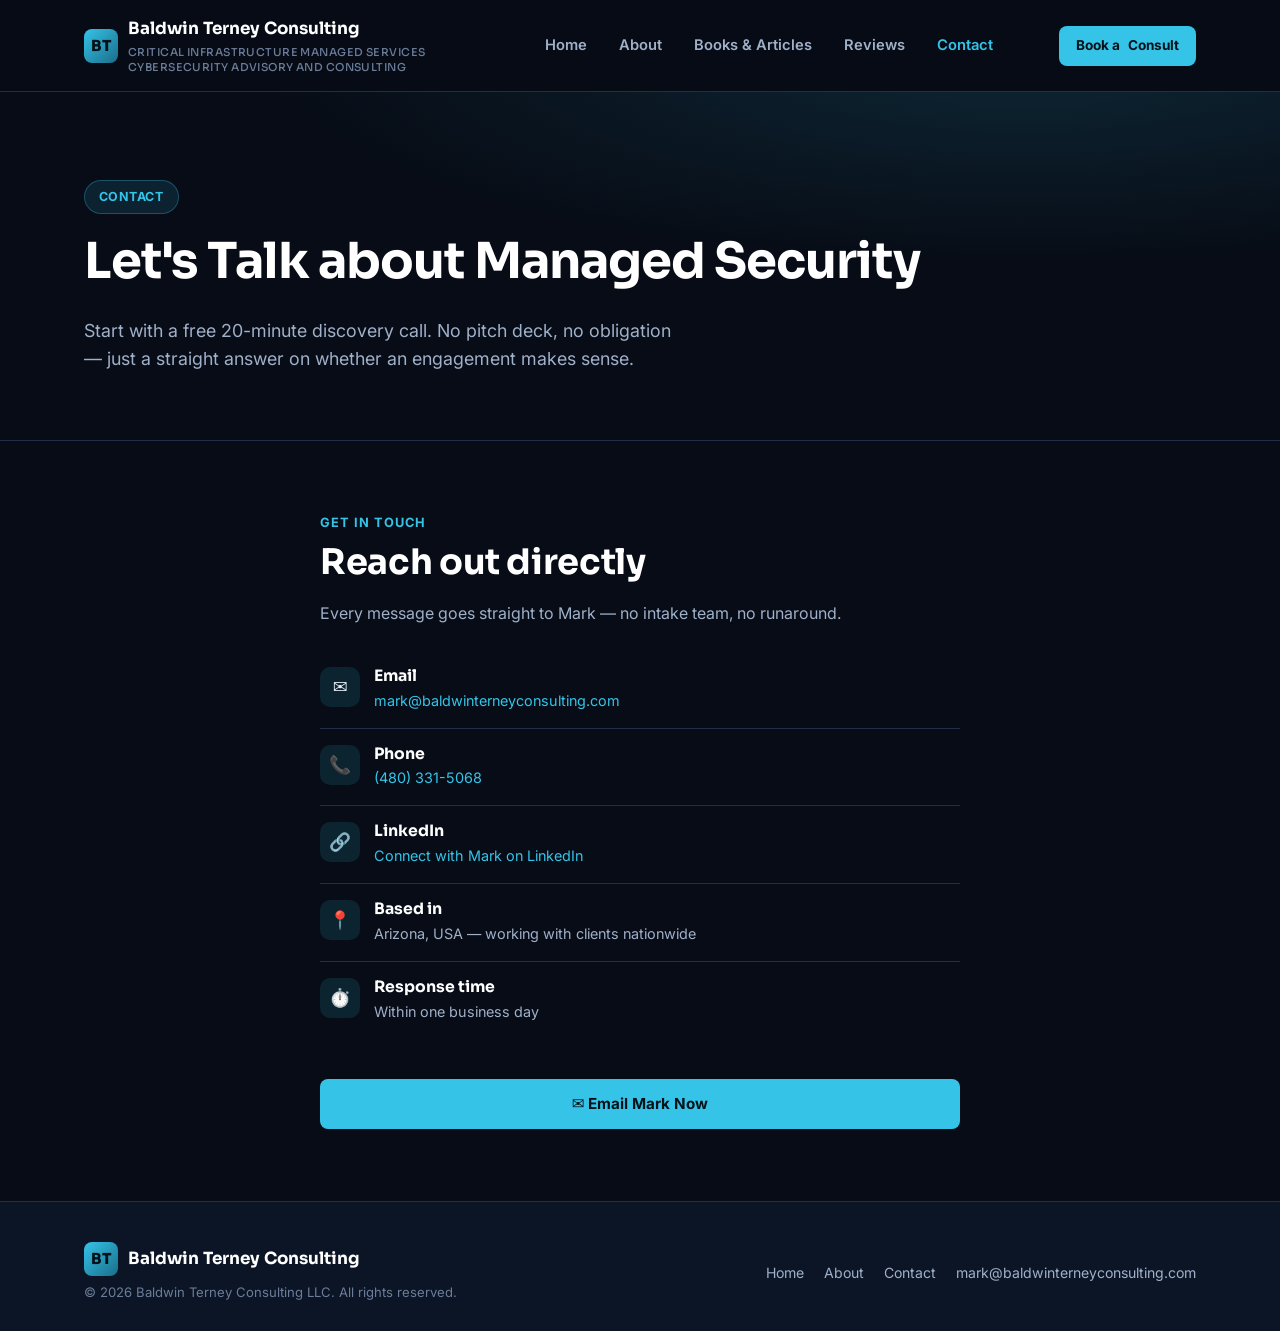
<file: contact.html>
<!DOCTYPE html>
<html lang="en">
<head>
<meta charset="UTF-8" />
<meta name="viewport" content="width=device-width, initial-scale=1.0" />
<title>Contact — Baldwin Terney Consulting</title>
<meta name="description" content="Book a discovery call with Baldwin Terney Consulting — Critical Infrastructure MSSP Advisory and Consulting." />
<link rel="icon" href="data:image/svg+xml,<svg xmlns=%22http://www.w3.org/2000/svg%22 viewBox=%220 0 100 100%22><rect width=%22100%22 height=%22100%22 rx=%2220%22 fill=%22%2335c4e8%22/><text x=%2250%22 y=%2266%22 font-size=%2246%22 text-anchor=%22middle%22 font-family=%22sans-serif%22 font-weight=%22800%22 fill=%22%2304121a%22>BT</text></svg>" />
<link rel="preconnect" href="https://fonts.googleapis.com">
<link href="https://fonts.googleapis.com/css2?family=Sora:wght@600;700;800&family=Inter:wght@400;500;600;700&display=swap" rel="stylesheet">
<link rel="stylesheet" href="assets/css/style.css" />
</head>
<body>
<a class="skip-link" href="#main">Skip to content</a>

<header class="site-header" id="site-header"></header>

<main id="main">

  <section class="hero" style="padding-bottom:48px;">
    <div class="wrap">
      <span class="hero-badge">Contact</span>
      <h1>Let's Talk about Managed Security</h1>
      <p class="lead">Start with a free 20-minute discovery call. No pitch deck, no obligation — just a straight answer on whether an engagement makes sense.</p>
    </div>
  </section>

  <section class="section">
    <div style="max-width:640px; margin:0 auto;">
      <div class="eyebrow">Get In Touch</div>
      <h2>Reach out directly</h2>
      <p>Every message goes straight to Mark — no intake team, no runaround.</p>

      <div style="margin-top:24px;">
        <div class="contact-detail">
          <div class="icon">✉️</div>
          <div>
            <h4>Email</h4>
            <p><a data-contact-email="href" href="#"><span data-contact-email="text">mark@baldwinterneyconsulting.com</span></a></p>
          </div>
        </div>
        <div class="contact-detail">
          <div class="icon">📞</div>
          <div>
            <h4>Phone</h4>
            <p><a data-phone="href" href="#"><span data-phone="text">(480) 331-5068</span></a></p>
          </div>
        </div>
        <div class="contact-detail">
          <div class="icon">🔗</div>
          <div>
            <h4>LinkedIn</h4>
            <p><a data-linkedin="href" href="https://www.linkedin.com/in/mark-w-mattei-7237908/" target="_blank" rel="noopener">Connect with Mark on LinkedIn</a></p>
          </div>
        </div>
        <div class="contact-detail">
          <div class="icon">📍</div>
          <div>
            <h4>Based in</h4>
            <p>Arizona, USA — working with clients nationwide</p>
          </div>
        </div>
        <div class="contact-detail">
          <div class="icon">⏱️</div>
          <div>
            <h4>Response time</h4>
            <p>Within one business day</p>
          </div>
        </div>
      </div>

      <a class="btn btn-primary btn-block mt-lg" data-contact-email="href" href="#">✉️ Email Mark Now</a>
    </div>
  </section>

</main>

<footer class="site-footer" id="site-footer"></footer>

<script src="assets/js/config.js"></script>
<script src="assets/js/main.js"></script>
</body>
</html>
</file>
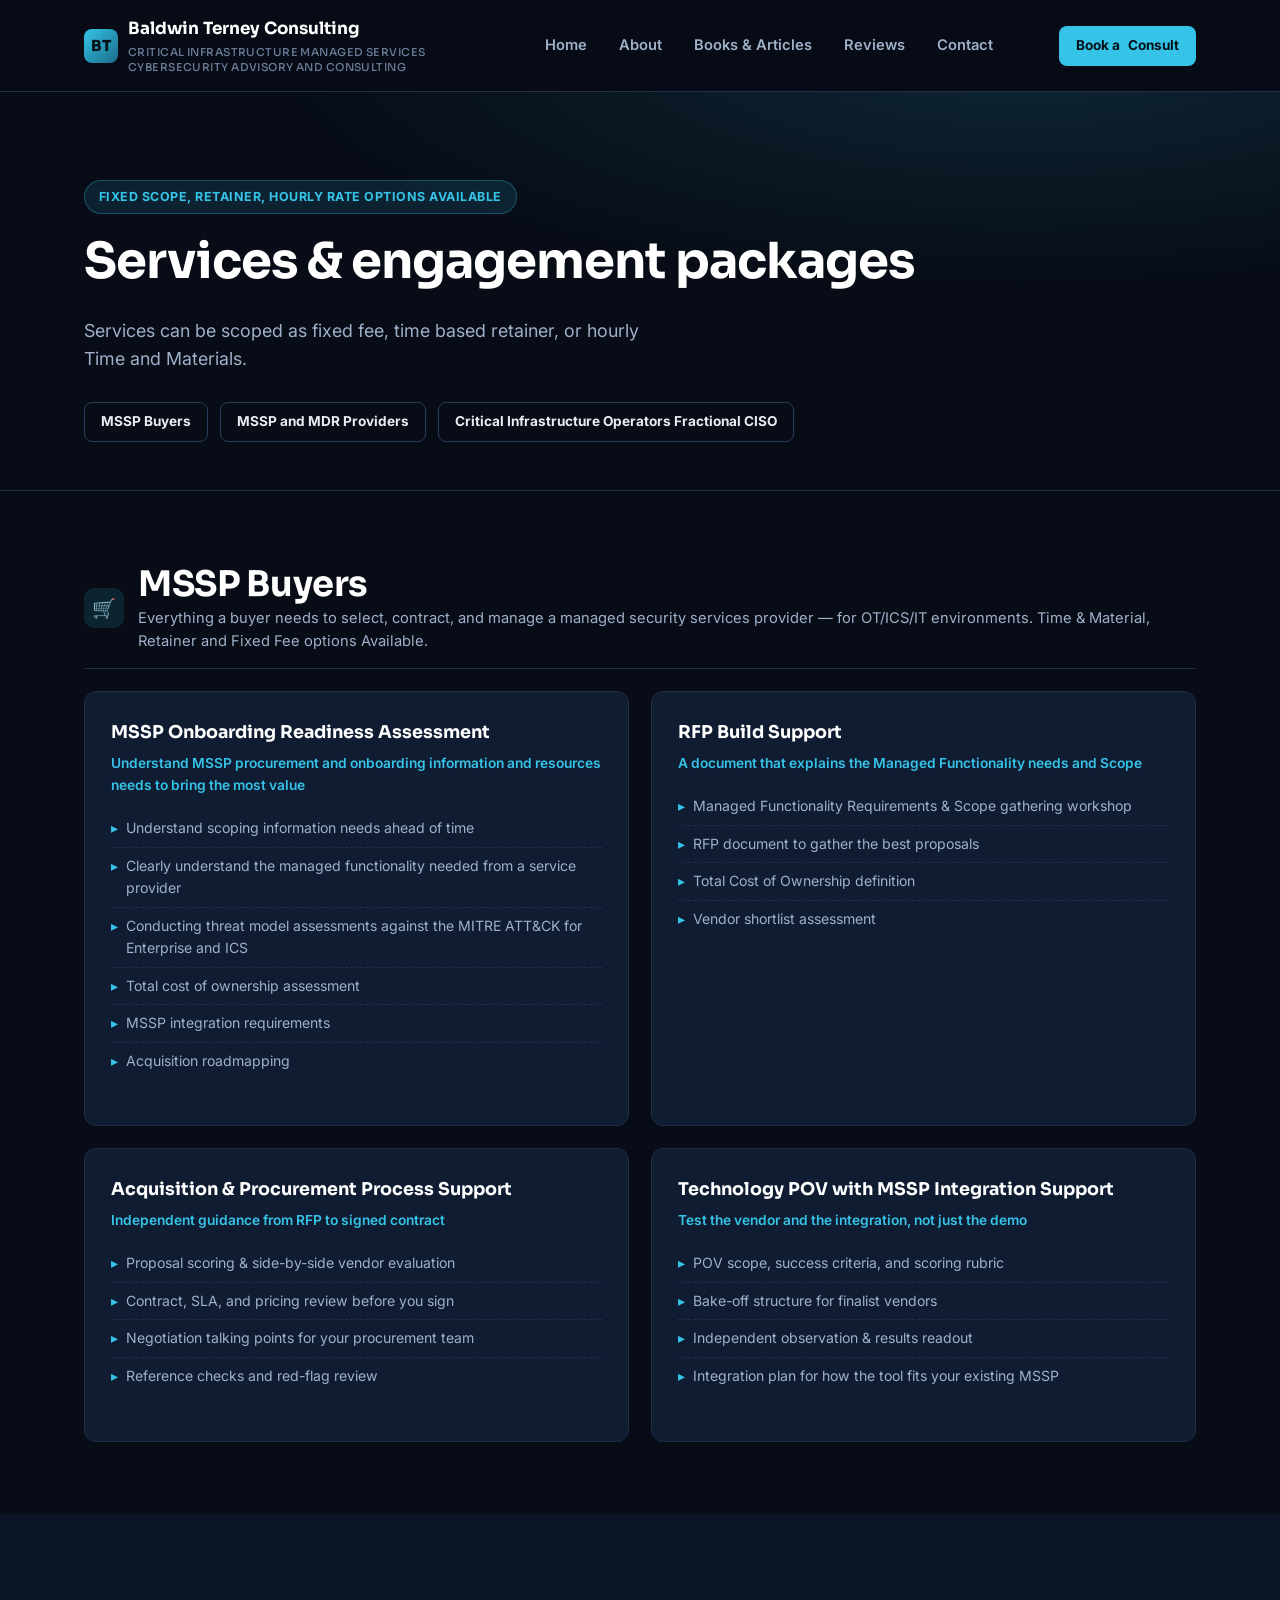
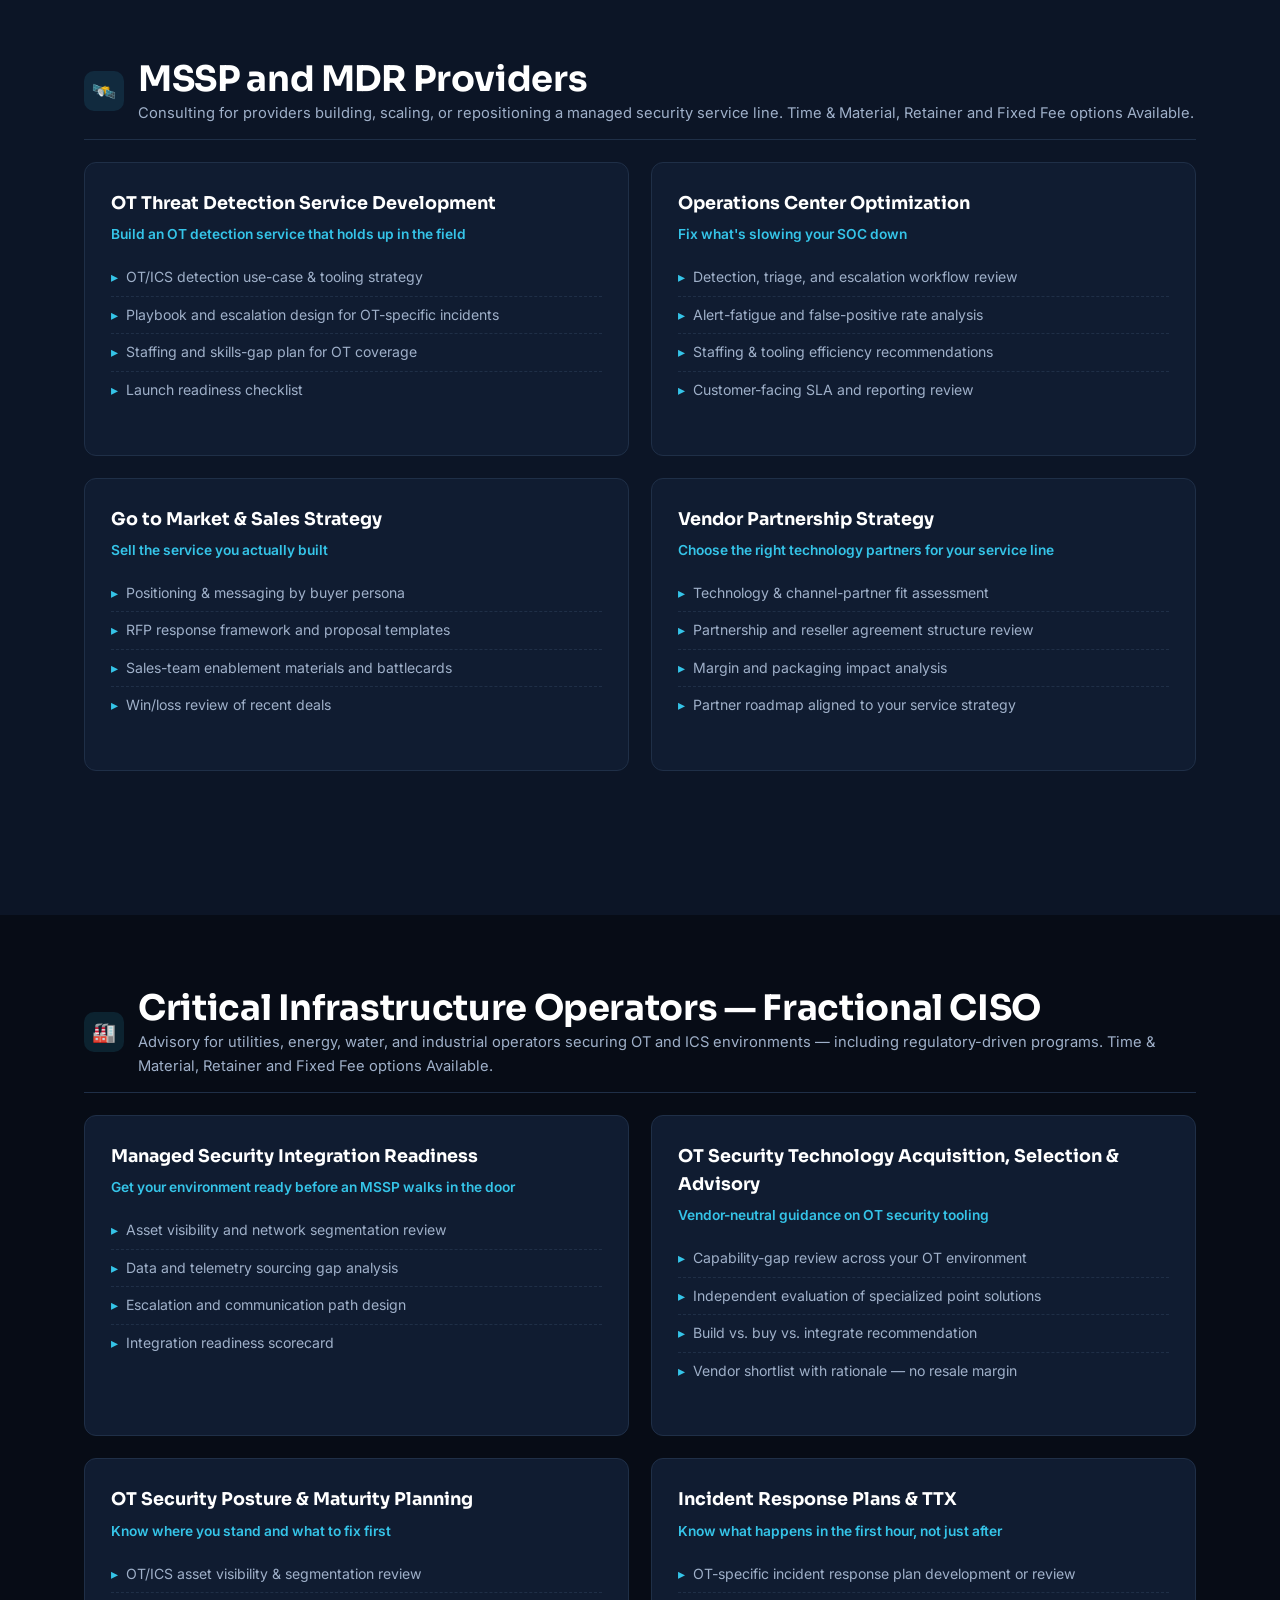
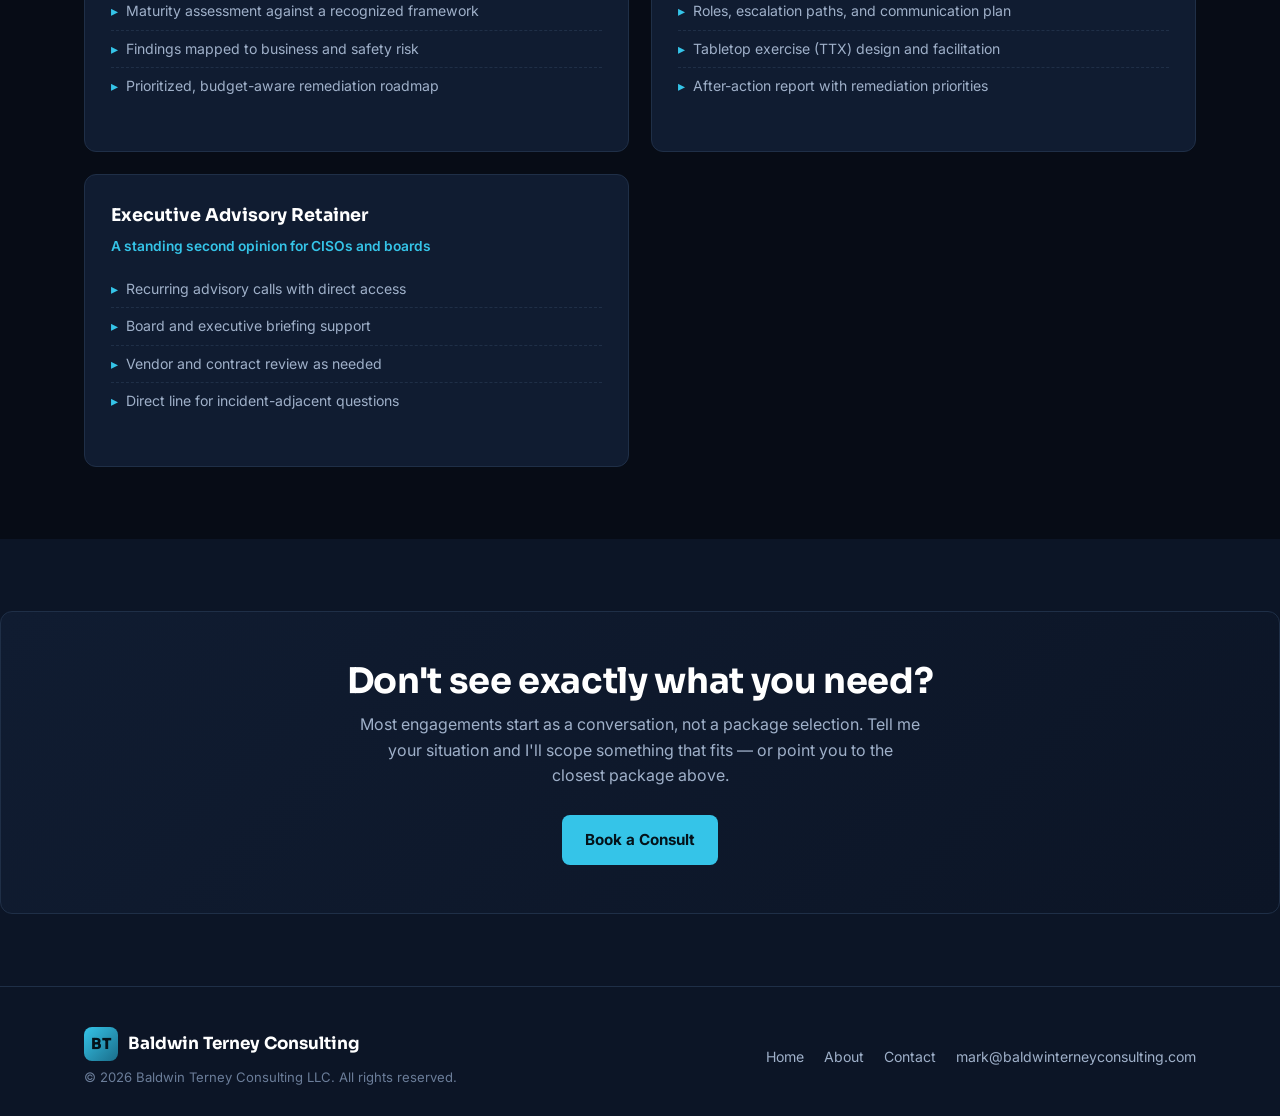
<file: services.html>
<!DOCTYPE html>
<html lang="en">
<head>
<meta charset="UTF-8" />
<meta name="viewport" content="width=device-width, initial-scale=1.0" />
<title>Services &amp; Engagement Packages — Baldwin Terney Consulting</title>
<meta name="description" content="Advisory packages for MSSP buyers, MSSP and MDR providers, and Critical Infrastructure operators — scoped as fixed fee, time-based retainer, or hourly Time and Materials." />
<meta name="robots" content="noindex, nofollow" />
<link rel="icon" href="data:image/svg+xml,<svg xmlns=%22http://www.w3.org/2000/svg%22 viewBox=%220 0 100 100%22><rect width=%22100%22 height=%22100%22 rx=%2220%22 fill=%22%2335c4e8%22/><text x=%2250%22 y=%2266%22 font-size=%2246%22 text-anchor=%22middle%22 font-family=%22sans-serif%22 font-weight=%22800%22 fill=%22%2304121a%22>BT</text></svg>" />
<link rel="preconnect" href="https://fonts.googleapis.com">
<link href="https://fonts.googleapis.com/css2?family=Sora:wght@600;700;800&family=Inter:wght@400;500;600;700&display=swap" rel="stylesheet">
<link rel="stylesheet" href="assets/css/style.css" />
</head>
<body>
<a class="skip-link" href="#main">Skip to content</a>

<header class="site-header" id="site-header"></header>

<main id="main">

  <section class="hero" style="padding-bottom:48px;">
    <div class="wrap">
      <span class="hero-badge">Fixed Scope, Retainer, Hourly Rate options available</span>
      <h1>Services &amp; engagement packages</h1>
      <p class="lead">
        Services can be scoped as fixed fee, time based retainer, or hourly Time and Materials.
      </p>
      <div class="hero-cta">
        <a class="btn btn-outline btn-sm" href="#buyers">MSSP Buyers</a>
        <a class="btn btn-outline btn-sm" href="#providers">MSSP and MDR Providers</a>
        <a class="btn btn-outline btn-sm" href="#critical-infrastructure">Critical Infrastructure Operators Fractional CISO</a>
      </div>
    </div>
  </section>

  <section class="section" id="buyers">
    <div class="package-group">
      <div class="package-group-head">
        <div class="tag-icon">🛒</div>
        <div>
          <h2>MSSP Buyers</h2>
          <p>Everything a buyer needs to select, contract, and manage a managed security services provider — for OT/ICS/IT environments. Time &amp; Material, Retainer and Fixed Fee options Available.</p>
        </div>
      </div>
      <div class="grid-2">
        <div class="package-card">
          <div class="package-name">MSSP Onboarding Readiness Assessment</div>
          <div class="package-tagline">Understand MSSP procurement and onboarding information and resources needs to bring the most value</div>
          <ul>
            <li>Understand scoping information needs ahead of time</li>
            <li>Clearly understand the managed functionality needed from a service provider</li>
            <li>Conducting threat model assessments against the MITRE ATT&amp;CK for Enterprise and ICS</li>
            <li>Total cost of ownership assessment</li>
            <li>MSSP integration requirements</li>
            <li>Acquisition roadmapping</li>
          </ul>
        </div>
        <div class="package-card">
          <div class="package-name">RFP Build Support</div>
          <div class="package-tagline">A document that explains the Managed Functionality needs and Scope</div>
          <ul>
            <li>Managed Functionality Requirements &amp; Scope gathering workshop</li>
            <li>RFP document to gather the best proposals</li>
            <li>Total Cost of Ownership definition</li>
            <li>Vendor shortlist assessment</li>
          </ul>
        </div>
        <div class="package-card">
          <div class="package-name">Acquisition &amp; Procurement Process Support</div>
          <div class="package-tagline">Independent guidance from RFP to signed contract</div>
          <ul>
            <li>Proposal scoring &amp; side-by-side vendor evaluation</li>
            <li>Contract, SLA, and pricing review before you sign</li>
            <li>Negotiation talking points for your procurement team</li>
            <li>Reference checks and red-flag review</li>
          </ul>
        </div>
        <div class="package-card">
          <div class="package-name">Technology POV with MSSP Integration Support</div>
          <div class="package-tagline">Test the vendor and the integration, not just the demo</div>
          <ul>
            <li>POV scope, success criteria, and scoring rubric</li>
            <li>Bake-off structure for finalist vendors</li>
            <li>Independent observation &amp; results readout</li>
            <li>Integration plan for how the tool fits your existing MSSP</li>
          </ul>
        </div>
      </div>
    </div>
  </section>

  <section class="section alt" id="providers">
    <div class="wrap">
      <div class="package-group">
        <div class="package-group-head">
          <div class="tag-icon">🛰️</div>
          <div>
            <h2>MSSP and MDR Providers</h2>
            <p>Consulting for providers building, scaling, or repositioning a managed security service line. Time &amp; Material, Retainer and Fixed Fee options Available.</p>
          </div>
        </div>
        <div class="grid-2">
          <div class="package-card">
            <div class="package-name">OT Threat Detection Service Development</div>
            <div class="package-tagline">Build an OT detection service that holds up in the field</div>
            <ul>
              <li>OT/ICS detection use-case &amp; tooling strategy</li>
              <li>Playbook and escalation design for OT-specific incidents</li>
              <li>Staffing and skills-gap plan for OT coverage</li>
              <li>Launch readiness checklist</li>
            </ul>
          </div>
          <div class="package-card">
            <div class="package-name">Operations Center Optimization</div>
            <div class="package-tagline">Fix what's slowing your SOC down</div>
            <ul>
              <li>Detection, triage, and escalation workflow review</li>
              <li>Alert-fatigue and false-positive rate analysis</li>
              <li>Staffing &amp; tooling efficiency recommendations</li>
              <li>Customer-facing SLA and reporting review</li>
            </ul>
          </div>
          <div class="package-card">
            <div class="package-name">Go to Market &amp; Sales Strategy</div>
            <div class="package-tagline">Sell the service you actually built</div>
            <ul>
              <li>Positioning &amp; messaging by buyer persona</li>
              <li>RFP response framework and proposal templates</li>
              <li>Sales-team enablement materials and battlecards</li>
              <li>Win/loss review of recent deals</li>
            </ul>
          </div>
          <div class="package-card">
            <div class="package-name">Vendor Partnership Strategy</div>
            <div class="package-tagline">Choose the right technology partners for your service line</div>
            <ul>
              <li>Technology &amp; channel-partner fit assessment</li>
              <li>Partnership and reseller agreement structure review</li>
              <li>Margin and packaging impact analysis</li>
              <li>Partner roadmap aligned to your service strategy</li>
            </ul>
          </div>
        </div>
      </div>
    </div>
  </section>

  <section class="section" id="critical-infrastructure">
    <div class="package-group" style="margin-bottom:0;">
      <div class="package-group-head">
        <div class="tag-icon">🏭</div>
        <div>
          <h2>Critical Infrastructure Operators — Fractional CISO</h2>
          <p>Advisory for utilities, energy, water, and industrial operators securing OT and ICS environments — including regulatory-driven programs. Time &amp; Material, Retainer and Fixed Fee options Available.</p>
        </div>
      </div>
      <div class="grid-2">
        <div class="package-card">
          <div class="package-name">Managed Security Integration Readiness</div>
          <div class="package-tagline">Get your environment ready before an MSSP walks in the door</div>
          <ul>
            <li>Asset visibility and network segmentation review</li>
            <li>Data and telemetry sourcing gap analysis</li>
            <li>Escalation and communication path design</li>
            <li>Integration readiness scorecard</li>
          </ul>
        </div>
        <div class="package-card">
          <div class="package-name">OT Security Technology Acquisition, Selection &amp; Advisory</div>
          <div class="package-tagline">Vendor-neutral guidance on OT security tooling</div>
          <ul>
            <li>Capability-gap review across your OT environment</li>
            <li>Independent evaluation of specialized point solutions</li>
            <li>Build vs. buy vs. integrate recommendation</li>
            <li>Vendor shortlist with rationale — no resale margin</li>
          </ul>
        </div>
        <div class="package-card">
          <div class="package-name">OT Security Posture &amp; Maturity Planning</div>
          <div class="package-tagline">Know where you stand and what to fix first</div>
          <ul>
            <li>OT/ICS asset visibility &amp; segmentation review</li>
            <li>Maturity assessment against a recognized framework</li>
            <li>Findings mapped to business and safety risk</li>
            <li>Prioritized, budget-aware remediation roadmap</li>
          </ul>
        </div>
        <div class="package-card">
          <div class="package-name">Incident Response Plans &amp; TTX</div>
          <div class="package-tagline">Know what happens in the first hour, not just after</div>
          <ul>
            <li>OT-specific incident response plan development or review</li>
            <li>Roles, escalation paths, and communication plan</li>
            <li>Tabletop exercise (TTX) design and facilitation</li>
            <li>After-action report with remediation priorities</li>
          </ul>
        </div>
        <div class="package-card">
          <div class="package-name">Executive Advisory Retainer</div>
          <div class="package-tagline">A standing second opinion for CISOs and boards</div>
          <ul>
            <li>Recurring advisory calls with direct access</li>
            <li>Board and executive briefing support</li>
            <li>Vendor and contract review as needed</li>
            <li>Direct line for incident-adjacent questions</li>
          </ul>
        </div>
      </div>
    </div>
  </section>

  <section class="section alt" id="contact">
    <div class="contact-box">
      <h2>Don't see exactly what you need?</h2>
      <p>Most engagements start as a conversation, not a package selection. Tell me your situation and I'll scope something that fits — or point you to the closest package above.</p>
      <div class="contact-methods">
        <a class="btn btn-primary" href="contact.html">Book a Consult</a>
      </div>
    </div>
  </section>

</main>

<footer class="site-footer" id="site-footer"></footer>

<script src="assets/js/config.js"></script>
<script src="assets/js/main.js"></script>
</body>
</html>
</file>
<file: assets/css/style.css>
/* ============================================================
   Baldwin Terney Consulting — site styles
   All colors/fonts are CSS variables here — edit these to re-theme.
   ============================================================ */

:root {
  /* Palette — dark navy / security-tech */
  --bg: #070c16;
  --bg-alt: #0c1526;
  --bg-card: #101c31;
  --bg-card-hover: #142238;
  --border: #1f2f47;
  --border-light: #2a3d59;

  --text: #e8edf5;
  --text-muted: #9fb0c9;
  --text-faint: #6b7d99;

  --accent: #35c4e8;       /* cyan-steel, primary accent */
  --accent-strong: #5ee0ff;
  --accent-dim: rgba(53, 196, 232, 0.12);
  --gold: #d4a94f;         /* small premium accent for badges */

  --success: #4ade80;

  --font-heading: 'Sora', 'Segoe UI', system-ui, sans-serif;
  --font-body: 'Inter', 'Segoe UI', system-ui, sans-serif;

  --radius: 12px;
  --radius-sm: 8px;
  --shadow-card: 0 4px 24px rgba(0, 0, 0, 0.35);
  --max-width: 1160px;
}

* { box-sizing: border-box; }
html { scroll-behavior: smooth; }

body {
  margin: 0;
  background: var(--bg);
  color: var(--text);
  font-family: var(--font-body);
  line-height: 1.6;
  -webkit-font-smoothing: antialiased;
}

h1, h2, h3, h4 {
  font-family: var(--font-heading);
  color: #fff;
  line-height: 1.2;
  margin: 0 0 0.5em;
  font-weight: 700;
}

h1 { font-size: clamp(2.1rem, 4vw, 3.1rem); letter-spacing: -0.02em; }
h2 { font-size: clamp(1.6rem, 3vw, 2.2rem); letter-spacing: -0.01em; }
h3 { font-size: 1.25rem; }

p { margin: 0 0 1em; color: var(--text-muted); }
a { color: var(--accent); text-decoration: none; }
a:hover { color: var(--accent-strong); }

.skip-link {
  position: absolute;
  left: -999px;
  top: 0;
  background: var(--accent);
  color: #04121a;
  padding: 10px 16px;
  z-index: 100;
  font-weight: 600;
}
.skip-link:focus { left: 8px; top: 8px; }

.wrap {
  max-width: var(--max-width);
  margin: 0 auto;
  padding: 0 24px;
}

/* ---------- Header ---------- */
.site-header {
  position: sticky;
  top: 0;
  z-index: 50;
  background: rgba(7, 12, 22, 0.9);
  backdrop-filter: blur(10px);
  border-bottom: 1px solid var(--border);
}
.header-inner {
  max-width: var(--max-width);
  margin: 0 auto;
  padding: 16px 24px;
  display: flex;
  align-items: center;
  justify-content: space-between;
  gap: 24px;
}
.brand {
  display: flex;
  align-items: center;
  gap: 10px;
  font-family: var(--font-heading);
  font-weight: 700;
  color: #fff;
  font-size: 1.05rem;
  white-space: nowrap;
}
.brand-mark {
  width: 34px;
  height: 34px;
  border-radius: 8px;
  background: linear-gradient(135deg, var(--accent), #1a6d8a);
  display: flex;
  align-items: center;
  justify-content: center;
  font-weight: 800;
  color: #04121a;
  font-size: 0.95rem;
  flex-shrink: 0;
}
.brand small {
  display: block;
  font-weight: 500;
  font-size: 0.68rem;
  color: var(--text-faint);
  letter-spacing: 0.04em;
  text-transform: uppercase;
  white-space: normal;
  max-width: 350px;
  line-height: 1.4;
  margin-top: 2px;
}
.main-nav {
  flex-shrink: 0;
  display: flex;
  align-items: center;
  gap: 4px;
  flex-wrap: wrap;
}
.main-nav a {
  color: var(--text-muted);
  font-weight: 600;
  font-size: 0.92rem;
  padding: 8px 14px;
  border-radius: var(--radius-sm);
}
.main-nav a:hover { color: #fff; background: var(--bg-card); }
.main-nav a.active { color: var(--accent); }
.header-cta {
  flex-shrink: 0;
}

.nav-toggle {
  display: none;
  background: none;
  border: 1px solid var(--border-light);
  color: #fff;
  border-radius: var(--radius-sm);
  padding: 8px 10px;
  font-size: 1.1rem;
  cursor: pointer;
}

/* ---------- Buttons ---------- */
.btn {
  display: inline-flex;
  align-items: center;
  gap: 8px;
  padding: 12px 22px;
  border-radius: var(--radius-sm);
  font-weight: 700;
  font-size: 0.95rem;
  border: 1px solid transparent;
  cursor: pointer;
  white-space: nowrap;
}
.btn-primary {
  background: var(--accent);
  color: #04121a;
}
.btn-primary:hover { background: var(--accent-strong); color: #04121a; }
.btn-outline {
  background: transparent;
  border-color: var(--border-light);
  color: var(--text);
}
.btn-outline:hover { border-color: var(--accent); color: var(--accent); }
.btn-sm { padding: 8px 16px; font-size: 0.85rem; }
.btn-block { width: 100%; justify-content: center; }

/* ---------- Hero ---------- */
.hero {
  padding: 88px 0 64px;
  background:
    radial-gradient(ellipse 60% 60% at 80% -10%, rgba(53, 196, 232, 0.14), transparent),
    var(--bg);
  border-bottom: 1px solid var(--border);
}
.hero-inner {
  max-width: var(--max-width);
  margin: 0 auto;
  padding: 0 24px;
  display: grid;
  grid-template-columns: 1.15fr 0.85fr;
  gap: 48px;
  align-items: center;
}
.hero-badge {
  display: inline-block;
  padding: 6px 14px;
  border-radius: 999px;
  background: var(--accent-dim);
  border: 1px solid rgba(53, 196, 232, 0.3);
  color: var(--accent);
  font-size: 0.78rem;
  font-weight: 700;
  letter-spacing: 0.04em;
  text-transform: uppercase;
  margin-bottom: 18px;
}
.hero .lead { font-size: 1.12rem; color: var(--text-muted); max-width: 54ch; }
.hero-cta { display: flex; gap: 12px; margin-top: 28px; flex-wrap: wrap; }
.hero-meta {
  display: flex;
  gap: 22px;
  margin-top: 34px;
  flex-wrap: wrap;
}
.hero-meta div { font-size: 0.85rem; color: var(--text-faint); }
.hero-meta strong { display: block; color: #fff; font-size: 1.3rem; font-family: var(--font-heading); }

.hero-panel {
  background: var(--bg-card);
  border: 1px solid var(--border);
  border-radius: var(--radius);
  padding: 28px;
  box-shadow: var(--shadow-card);
}
.hero-panel h3 { font-size: 1.05rem; margin-bottom: 14px; }
.hero-panel ul { margin: 0; padding: 0; list-style: none; }
.hero-panel li {
  display: flex;
  gap: 10px;
  padding: 10px 0;
  border-bottom: 1px solid var(--border);
  color: var(--text-muted);
  font-size: 0.92rem;
}
.hero-panel li:last-child { border-bottom: none; }
.hero-panel li::before {
  content: "✓";
  color: var(--accent);
  font-weight: 800;
  flex-shrink: 0;
}

/* ---------- Sections ---------- */
.section { padding: 72px 0; max-width: var(--max-width); margin: 0 auto; padding-left: 24px; padding-right: 24px; }
.section.alt { background: var(--bg-alt); max-width: none; padding-left: 0; padding-right: 0; }
.section.alt > .wrap { padding-top: 72px; padding-bottom: 72px; }
.section.tight { padding-top: 40px; padding-bottom: 40px; }

.section-head {
  display: flex;
  justify-content: space-between;
  align-items: flex-end;
  gap: 24px;
  margin-bottom: 36px;
  flex-wrap: wrap;
}
.eyebrow {
  color: var(--accent);
  font-weight: 700;
  font-size: 0.8rem;
  letter-spacing: 0.08em;
  text-transform: uppercase;
  margin-bottom: 8px;
}
.section-head p { max-width: 60ch; margin: 0; }

/* ---------- Grids & Cards ---------- */
.grid {
  display: grid;
  grid-template-columns: repeat(3, 1fr);
  gap: 22px;
}
.grid-2 { display: grid; grid-template-columns: repeat(2, 1fr); gap: 22px; }
.grid-4 { display: grid; grid-template-columns: repeat(4, 1fr); gap: 22px; }

.card {
  background: var(--bg-card);
  border: 1px solid var(--border);
  border-radius: var(--radius);
  padding: 26px;
  transition: border-color 0.15s, transform 0.15s;
}
.card:hover { border-color: var(--border-light); }
.card .icon {
  width: 44px;
  height: 44px;
  border-radius: 10px;
  background: var(--accent-dim);
  display: flex;
  align-items: center;
  justify-content: center;
  font-size: 1.3rem;
  margin-bottom: 16px;
}
.card h3 { margin-bottom: 8px; }
.card p { margin-bottom: 0; font-size: 0.94rem; }
.card ul { margin: 14px 0 0; padding-left: 18px; color: var(--text-muted); font-size: 0.9rem; }
.card ul li { margin-bottom: 6px; }

.audience-card {
  border-top: 3px solid var(--accent);
}

/* ---------- Package cards ---------- */
.package-group { margin-bottom: 56px; }
.package-group:last-child { margin-bottom: 0; }
.package-group-head {
  display: flex;
  align-items: center;
  gap: 14px;
  margin-bottom: 22px;
  padding-bottom: 14px;
  border-bottom: 1px solid var(--border);
}
.package-group-head .tag-icon {
  width: 40px;
  height: 40px;
  border-radius: 10px;
  background: var(--accent-dim);
  display: flex;
  align-items: center;
  justify-content: center;
  font-size: 1.2rem;
  flex-shrink: 0;
}
.package-group-head h2 { margin-bottom: 2px; }
.package-group-head p { margin: 0; font-size: 0.92rem; }

.package-card {
  background: var(--bg-card);
  border: 1px solid var(--border);
  border-radius: var(--radius);
  padding: 26px;
  display: flex;
  flex-direction: column;
  height: 100%;
}
.package-card .package-name { font-size: 1.1rem; color: #fff; font-family: var(--font-heading); font-weight: 700; margin-bottom: 6px; }
.package-card .package-tagline { font-size: 0.86rem; color: var(--accent); font-weight: 600; margin-bottom: 14px; }
.package-card ul { list-style: none; margin: 0 0 20px; padding: 0; flex-grow: 1; }
.package-card ul li {
  font-size: 0.88rem;
  color: var(--text-muted);
  padding: 7px 0;
  border-bottom: 1px dashed var(--border);
  display: flex;
  gap: 8px;
}
.package-card ul li:last-child { border-bottom: none; }
.package-card ul li::before { content: "▸"; color: var(--accent); flex-shrink: 0; }
.package-card .package-format {
  font-size: 0.78rem;
  color: var(--text-faint);
  text-transform: uppercase;
  letter-spacing: 0.04em;
  margin-bottom: 14px;
}

/* ---------- Stats / logos strip ---------- */
.stat-strip {
  display: grid;
  grid-template-columns: repeat(3, 1fr);
  gap: 22px;
  padding: 40px 0;
}
.stat-strip div { text-align: center; }
.stat-strip strong {
  display: block;
  font-family: var(--font-heading);
  font-size: 2rem;
  color: var(--accent);
}
.stat-strip span { font-size: 0.85rem; color: var(--text-faint); }

/* ---------- Bio ---------- */
.bio-layout {
  display: grid;
  grid-template-columns: 0.8fr 1.2fr;
  gap: 44px;
  align-items: start;
}
.bio-card {
  background: var(--bg-card);
  border: 1px solid var(--border);
  border-radius: var(--radius);
  padding: 30px;
  text-align: center;
}
.bio-avatar {
  width: 108px;
  height: 108px;
  border-radius: 50%;
  margin: 0 auto 18px;
  overflow: hidden;
  background: linear-gradient(135deg, var(--accent), #17495e);
  display: flex;
  align-items: center;
  justify-content: center;
  font-family: var(--font-heading);
  font-weight: 800;
  font-size: 2.1rem;
  color: #04121a;
}
.bio-avatar img {
  width: 100%;
  height: 100%;
  object-fit: cover;
}
.bio-card h3 { margin-bottom: 2px; }
.bio-card .role { color: var(--accent); font-size: 0.88rem; font-weight: 600; margin-bottom: 18px; }
.bio-links { display: flex; flex-direction: column; gap: 10px; margin-top: 18px; }
.bio-links a {
  display: block;
  font-size: 0.88rem;
  padding: 9px 12px;
  border: 1px solid var(--border-light);
  border-radius: var(--radius-sm);
  color: var(--text);
}
.bio-links a:hover { border-color: var(--accent); color: var(--accent); }

.timeline { margin-top: 8px; }
.timeline-item {
  display: grid;
  grid-template-columns: 130px 1fr;
  gap: 18px;
  padding: 18px 0;
  border-bottom: 1px solid var(--border);
}
.timeline-item:last-child { border-bottom: none; }
.timeline-item .period { color: var(--accent); font-weight: 700; font-size: 0.86rem; }
.timeline-item h4 { margin-bottom: 4px; font-size: 1.02rem; }
.timeline-item p { margin: 0; font-size: 0.92rem; }

/* ---------- Books strip ---------- */
.book-card {
  display: flex;
  gap: 18px;
  background: var(--bg-card);
  border: 1px solid var(--border);
  border-radius: var(--radius);
  padding: 22px;
  align-items: center;
}
.book-cover {
  width: 64px;
  height: 88px;
  flex-shrink: 0;
  border-radius: 6px;
  background: linear-gradient(160deg, var(--gold), #6b5222);
  display: flex;
  align-items: center;
  justify-content: center;
  font-size: 1.6rem;
}
.book-card h4 { margin-bottom: 4px; }
.book-card p { margin-bottom: 10px; font-size: 0.88rem; }

/* ---------- Books & Articles page ---------- */
.news-issue-list { display: flex; flex-direction: column; gap: 16px; }
.book-card.news-issue { align-items: center; }
.book-thumb {
  width: 76px;
  height: 122px;
  flex-shrink: 0;
  border-radius: 6px;
  object-fit: cover;
  box-shadow: 0 6px 18px rgba(0, 0, 0, 0.4);
}
.book-thumb-lg { width: 132px; height: 211px; }
.issue-tag {
  font-size: 0.76rem;
  color: var(--accent);
  font-weight: 700;
  letter-spacing: 0.03em;
  text-transform: uppercase;
  margin-bottom: 6px;
  display: flex;
  align-items: center;
  gap: 8px;
  flex-wrap: wrap;
}
.latest-pill {
  background: var(--accent);
  color: #04121a;
  font-size: 0.68rem;
  font-weight: 800;
  padding: 2px 9px;
  border-radius: 999px;
  text-transform: uppercase;
  letter-spacing: 0.03em;
}
.book-card.news-issue h4 { margin-bottom: 6px; }
/* New Releases (books-articles.html) — retailer buttons match BaldwinTerneyPress.com */
.release-grid { align-items: start; }
.release-col { display: flex; flex-direction: column; }
.release-head { margin-bottom: 12px; }
.release-head .eyebrow { margin-bottom: 4px; }
.release-head h3 { margin: 0; }
.book-card.release-card { align-items: flex-start; }
.release-col .book-card.release-card + .book-card.release-card { margin-top: 14px; }
.book-card.release-card h4 { margin-bottom: 8px; }
.buy-btns { display: flex; flex-wrap: wrap; gap: 10px; margin-top: 6px; }
.btn-amazon { background: #f0a731; color: #10233a; border-color: #f0a731; }
.btn-amazon:hover { background: #e0961f; border-color: #e0961f; color: #10233a; }
.btn-spotify { background: #1ed760; color: #121212; border-color: #1ed760; }
.btn-spotify:hover { background: #1db954; border-color: #1db954; color: #121212; }
.btn-ingram { background: #4a7c4e; color: #fff; border-color: #4a7c4e; }
.btn-ingram:hover { background: #3a6340; border-color: #3a6340; color: #fff; }
.ingram-section { margin-top: 14px; padding-top: 14px; border-top: 1px solid var(--border); }
.ingram-label { font-size: 0.75rem; color: var(--text-faint); font-weight: 600; letter-spacing: 0.03em; text-transform: uppercase; margin-bottom: 8px; }
.ingram-btns { display: flex; gap: 10px; flex-wrap: wrap; }
@media (max-width: 640px) {
  .book-card.release-card { flex-direction: column; }
}
.media-card .media-kind {
  font-size: 0.76rem;
  color: var(--accent);
  font-weight: 700;
  letter-spacing: 0.03em;
  text-transform: uppercase;
  margin-bottom: 6px;
}
.media-card h3 { font-size: 1.05rem; margin-bottom: 8px; }

@media (max-width: 640px) {
  .book-card.news-issue { flex-direction: column; align-items: flex-start; }
  .book-thumb, .book-thumb-lg { width: 96px; height: 154px; }
}

/* ---------- Process ---------- */
.process-grid {
  display: grid;
  grid-template-columns: repeat(4, 1fr);
  gap: 18px;
  counter-reset: step;
}
.process-step {
  position: relative;
  padding: 26px 20px 20px;
  background: var(--bg-card);
  border: 1px solid var(--border);
  border-radius: var(--radius);
}
.process-step::before {
  counter-increment: step;
  content: counter(step);
  position: absolute;
  top: -14px;
  left: 20px;
  width: 30px;
  height: 30px;
  border-radius: 50%;
  background: var(--accent);
  color: #04121a;
  font-weight: 800;
  font-family: var(--font-heading);
  display: flex;
  align-items: center;
  justify-content: center;
  font-size: 0.9rem;
}
.process-step h4 { margin: 10px 0 8px; font-size: 1rem; }
.process-step p { font-size: 0.88rem; margin: 0; }

/* ---------- Contact box ---------- */
.contact-box {
  background: linear-gradient(135deg, var(--bg-card), var(--bg-alt));
  border: 1px solid var(--border);
  border-radius: var(--radius);
  padding: 48px;
  text-align: center;
}
.contact-box h2 { margin-bottom: 10px; }
.contact-box p { max-width: 56ch; margin: 0 auto 26px; }
.contact-methods {
  display: flex;
  gap: 14px;
  justify-content: center;
  flex-wrap: wrap;
  margin-top: 8px;
}

.contact-grid {
  display: grid;
  grid-template-columns: 1fr 1fr;
  gap: 40px;
  align-items: start;
}
.contact-detail {
  display: flex;
  gap: 14px;
  padding: 16px 0;
  border-bottom: 1px solid var(--border);
}
.contact-detail:last-child { border-bottom: none; }
.contact-detail .icon {
  width: 40px;
  height: 40px;
  border-radius: 10px;
  background: var(--accent-dim);
  display: flex;
  align-items: center;
  justify-content: center;
  flex-shrink: 0;
  font-size: 1.1rem;
}
.contact-detail h4 { margin-bottom: 3px; font-size: 0.98rem; }
.contact-detail p { margin: 0; font-size: 0.9rem; }

/* ---------- Footer ---------- */
.site-footer {
  border-top: 1px solid var(--border);
  padding: 40px 0 28px;
  background: var(--bg-alt);
}
.footer-inner {
  max-width: var(--max-width);
  margin: 0 auto;
  padding: 0 24px;
  display: flex;
  justify-content: space-between;
  align-items: center;
  gap: 24px;
  flex-wrap: wrap;
}
.footer-links { display: flex; gap: 20px; flex-wrap: wrap; }
.footer-links a { color: var(--text-muted); font-size: 0.88rem; }
.footer-links a:hover { color: var(--accent); }
.footer-note { color: var(--text-faint); font-size: 0.82rem; margin: 0; }

/* ---------- Utility ---------- */
.text-center { text-align: center; }
.mt-lg { margin-top: 40px; }

/* ---------- Responsive ---------- */
@media (max-width: 980px) {
  .hero-inner { grid-template-columns: 1fr; }
  .bio-layout { grid-template-columns: 1fr; }
  .grid, .grid-2, .grid-4, .process-grid, .stat-strip, .contact-grid { grid-template-columns: repeat(2, 1fr); }
}

@media (max-width: 720px) {
  .main-nav { display: none; }
  .nav-toggle { display: inline-flex; }
  .header-cta .btn span.long { display: none; }
  .grid, .grid-2, .grid-4, .process-grid, .stat-strip, .contact-grid { grid-template-columns: 1fr; }
  .hero { padding: 56px 0 40px; }
  .section { padding: 52px 0; }
  .section.alt > .wrap { padding-top: 52px; padding-bottom: 52px; }
  .timeline-item { grid-template-columns: 1fr; gap: 4px; }
  .contact-box { padding: 30px 22px; }
}

.main-nav.open {
  display: flex;
  position: absolute;
  top: 100%;
  left: 0;
  right: 0;
  background: var(--bg);
  border-bottom: 1px solid var(--border);
  flex-direction: column;
  padding: 10px 24px 18px;
}
</file>
